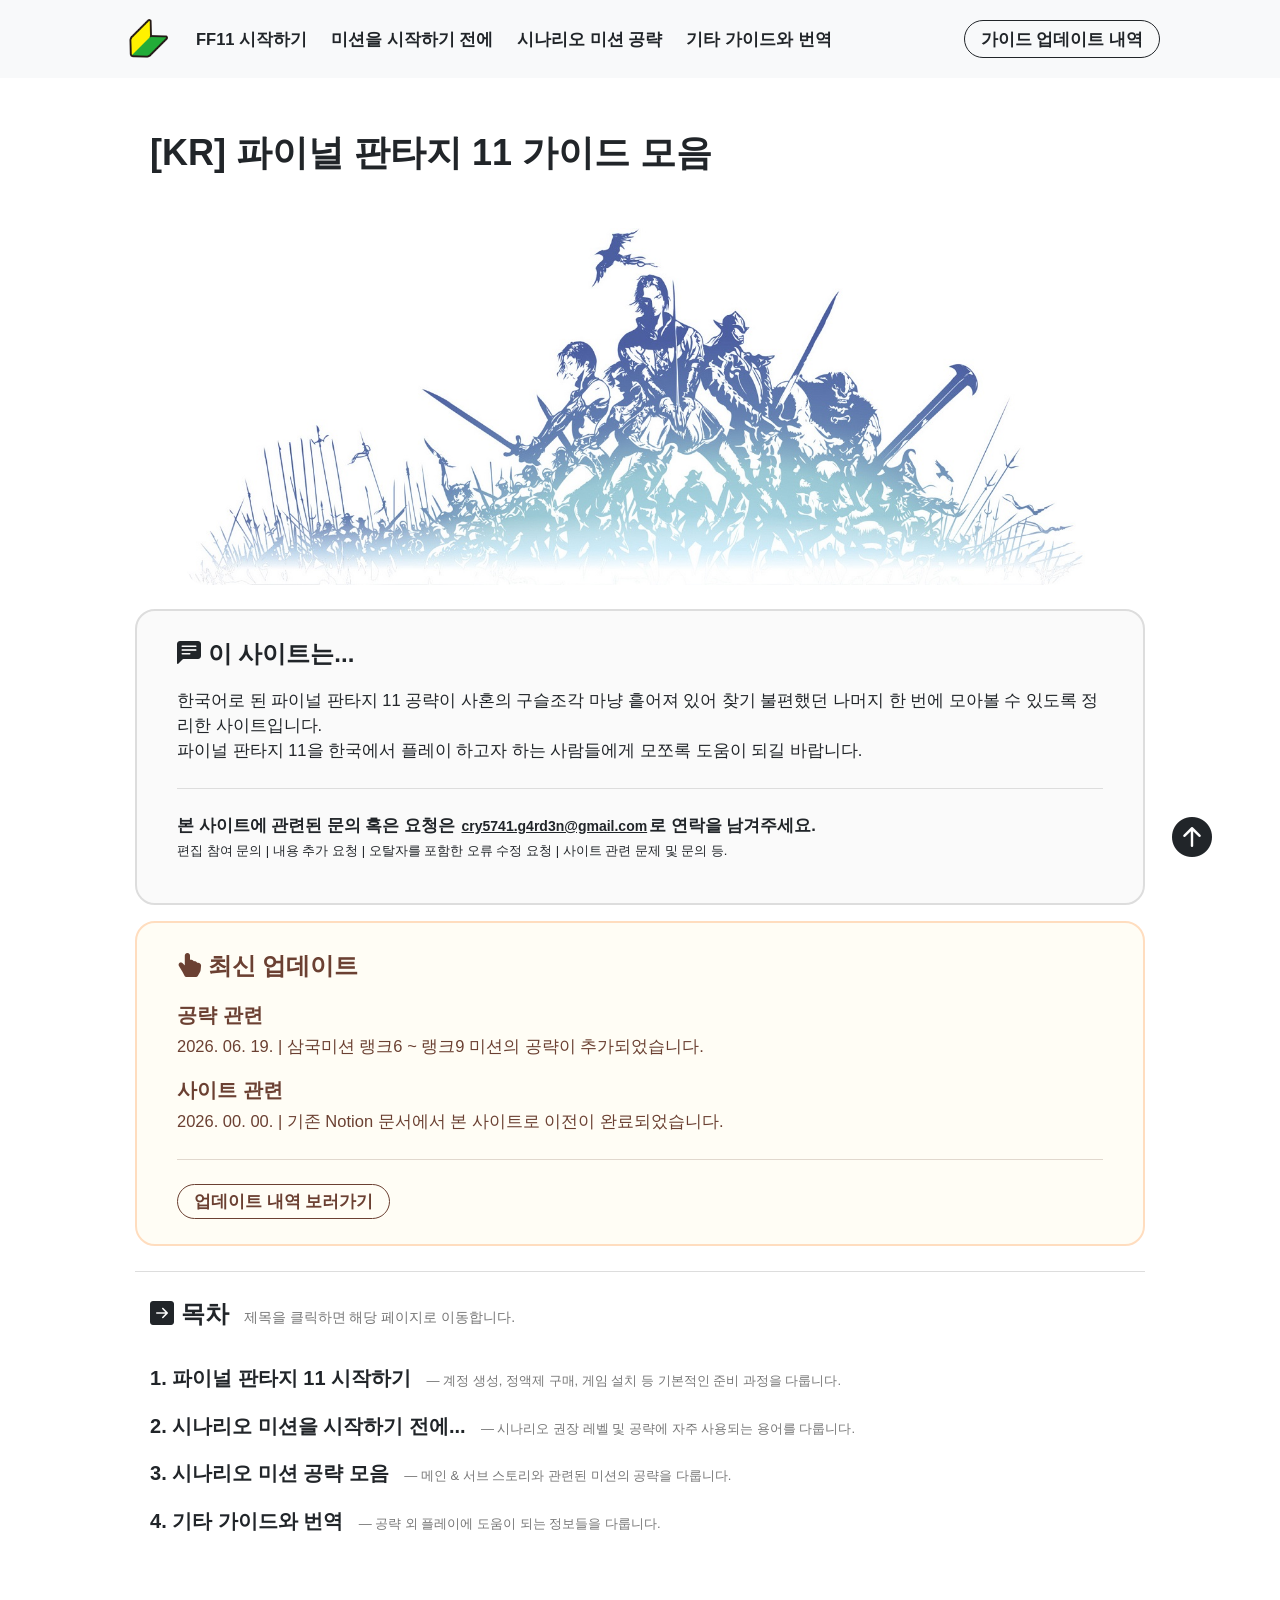
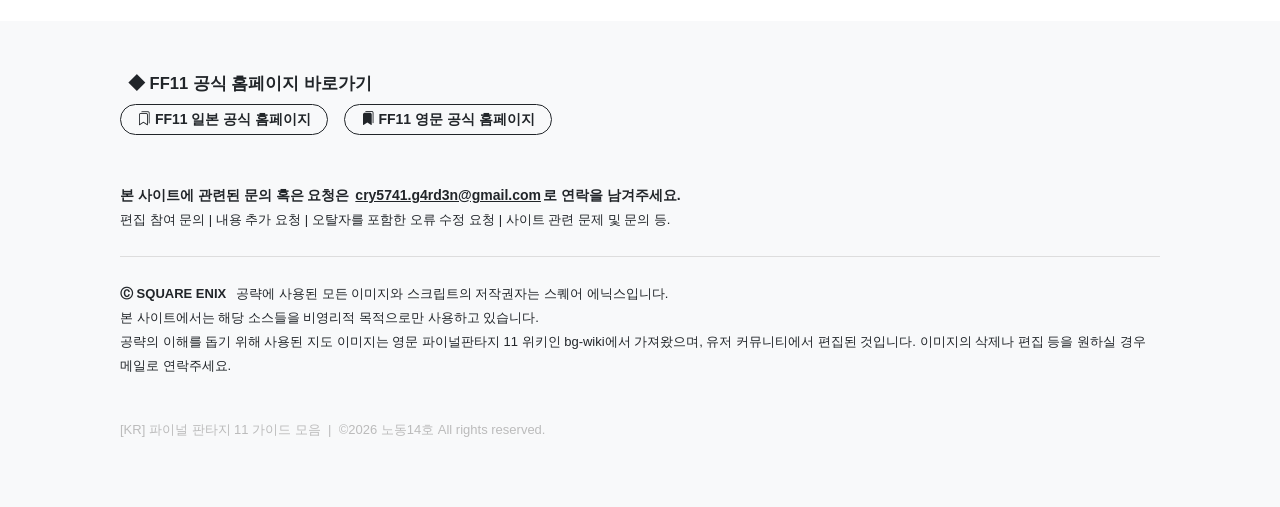
<file: index.html>
<!DOCTYPE html>
<html lang="ko">
<head>
    <meta charset="UTF-8">
    <meta name="viewport" content="width=device-width, initial-scale=1.0">
    <meta name="author" content="노동14호">
    <meta name="description" content="FINAL FANTASY XI 한국어 공략 모음집">
    <meta name="keywords" content="파판11, FF11, 파판11 공략, 파판11 한국어">
    <meta name="robots" content="noindex, nofollow">
    <link rel="icon" href="./icon/icon_11wiki.png">
    <link rel="apple-touch-icon" href="./icon/icon_11wiki.png">
    <title>[KR] FF11 가이드 모음</title>
    <link rel="stylesheet" href="./css/bootstrap.min.css">
    <link rel="stylesheet" href="./css/11wiki.css">
    <link rel="stylesheet" href="https://cdn.jsdelivr.net/npm/bootstrap-icons@1.13.1/font/bootstrap-icons.min.css">
</head>
<body>

    <!-- 상단 메뉴 바 -->
    <header class="ffxi-text bg-light">
        <div class="navbar navbar-expand-lg ffxi-header widscreen">
            <a class="navbar-brand ms-2 my-1" href="#" data-bs-toggle="tooltip" data-bs-placement="bottom" data-bs-title="메인 페이지로"><img src="./icon/icon_11wiki.png" width="40px"></a>
            <button class="navbar-toggler" type="button" data-bs-toggle="collapse" data-bs-target="#navbarFfxi" aria-controls="navbarSupportedContent" aria-expanded="false" aria-label="Toggle navigation">
                <span class="navbar-toggler-icon"></span>
            </button>
            <div class="collapse navbar-collapse" id="navbarFfxi">
                <ul class="navbar-nav me-auto mb-3 mb-lg-0">
                    <li class="nav-item px-1"><a href="./start-ffxi.html" class="nav-link font-kr-b font-menu text-dark">FF11 시작하기</a></li>
                    <li class="nav-item px-1"><a href="./before-start.html" class="nav-link font-kr-b font-menu text-dark">미션을 시작하기 전에</a></li>
                    <li class="nav-item px-1"><a href="./missions.html" class="nav-link font-kr-b font-menu text-dark">시나리오 미션 공략</a></li>
                    <li class="nav-item px-1"><a href="./others.html" class="nav-link font-kr-b font-menu text-dark">기타 가이드와 번역</a></li>
                </ul>
                <a href="./update.html" class="d-flex mb-2 mb-lg-0 link-none-btn"><button class="btn btn-outline-dark font-kr-b font-menu px-3 rounded-pill">가이드 업데이트 내역</button></a>
            </div>
        </div>
    </header>
    

    <!-- 페이지 본문 -->
    <main class="ffxi-template ffxi-text widscreen">
        <div> <!--타이틀-->
            <p class="font-kr-b font-xxl my-5 ffxi-title">[KR] 파이널 판타지 11 가이드 모음</p>
            <img src="./img/main1.jpg" class="ffxi-img-90 my-3">
        </div>
        <div class="call-out mt-4"> <!--콜아웃-->
            <p class="font-xl font-kr-b"><i class="bi bi-chat-left-text-fill"></i>&nbsp;이 사이트는...</p>
            <p class="font-md font-kr-r">
                한국어로 된 파이널 판타지 11 공략이 사혼의 구슬조각 마냥 흩어져 있어 찾기 불편했던 나머지 한 번에 모아볼 수 있도록 정리한 사이트입니다.
                <br>
                파이널 판타지 11을 한국에서 플레이 하고자 하는 사람들에게 모쪼록 도움이 되길 바랍니다.
            </p>
            <div class="width-line"></div>
            <p>
                <span class="font-md font-kr-b">본 사이트에 관련된 문의 혹은 요청은 <span class="font-sm font-en-b text-readme">cry5741.g4rd3n@gmail.com</span>로 연락을 남겨주세요.</span>
                <br>
                <span class="font-xs font-kr-r">편집 참여 문의 | 내용 추가 요청 | 오탈자를 포함한 오류 수정 요청 | 사이트 관련 문제 및 문의 등.</span>
            </p>
        </div>
        <div class="call-out-yellow"> <!--업데이트 내역-->
            <p class="font-xl font-kr-b"><i class="bi bi-hand-index-thumb-fill"></i>&nbsp;최신 업데이트</p>
            <div>
                <p class="font-kr-b font-lg mb-1">공략 관련</p>
                <p class="font-kr-r font-md">2026. 06. 19. | 삼국미션 랭크6 ~ 랭크9 미션의 공략이 추가되었습니다.</p>
            </div>
            <div>
                <p class="font-kr-b font-lg mb-1">사이트 관련</p>
                <p class="font-kr-r font-md">2026. 00. 00. | 기존 Notion 문서에서 본 사이트로 이전이 완료되었습니다.</p>
            </div>
            <div class="width-line-brown"></div>
            <a href="./update.html" class="btn btn-sm btn-brown rounded-pill px-3 font-kr-b font-md border-brown text-brown border-1">업데이트 내역 보러가기</a>
        </div>
        <div class="width-line"></div>
        <div class="my-1" id="category"> <!--목차-->
            <p class="mb-4"><span class="font-xl font-kr-b ffxi-title"><i class="bi bi-arrow-right-square-fill"></i>&nbsp;목차</span><span class="font-sm font-kr-r text-darkgray">제목을 클릭하면 해당 페이지로 이동합니다.</span></p>
            <div>
                <a href="./start-ffxi.html" class="link-none">
                    <span class="ffxi-wiki font-lg font-kr-b">파이널 판타지 11 시작하기</span>
                    <span class="categoryBr1"></span>
                    <span class="font-xs font-kr-r text-darkgray">― 계정 생성, 정액제 구매, 게임 설치 등 기본적인 준비 과정을 다룹니다.</span>
                </a>
                <a href="./before-start.html" class="link-none">
                    <span class="ffxi-wiki font-lg font-kr-b">시나리오 미션을 시작하기 전에...</span>
                    <span class="categoryBr4"></span>
                    <span class="font-xs font-kr-r text-darkgray">― 시나리오 권장 레벨 및 공략에 자주 사용되는 용어를 다룹니다.</span>
                </a>
                <a href="./missions.html" class="link-none">
                    <span class="ffxi-wiki font-lg font-kr-b">시나리오 미션 공략 모음</span>
                    <span class="categoryBr2"></span>
                    <span class="font-xs font-kr-r text-darkgray">― 메인 & 서브 스토리와 관련된 미션의 공략을 다룹니다.</span>
                </a>
                <a href="./others.html" class="link-none">
                    <span class="ffxi-wiki font-lg font-kr-b">기타 가이드와 번역</span>
                    <span class="categoryBr3"></span>
                    <span class="font-xs font-kr-r text-darkgray">― 공략 외 플레이에 도움이 되는 정보들을 다룹니다.</span>
                </a>
            </div>
        </div>
    </main>


    <!-- 하단부 고정 -->
    <footer class="ffxi-text">
        <div class="footer-margin-t">
            <div class="bg-light">
                <div class="ffxi-footer widscreen">
                    <div class="mb-4">
                        <p class="font-kr-b font-md ms-2 mb-2">◆ FF11 공식 홈페이지 바로가기</p>
                        <a href="https://www.playonline.com/ff11/" class="link-none-btn" target="_blank">
                            <button class="btn btn-outline-dark border-1 rounded-pill font-kr-b font-sm mb-4 py-1 px-3"><i class="bi bi-bookmarks"></i>&nbsp;FF11 일본 공식 홈페이지</button>
                        </a>
                        &nbsp;
                        <a href="https://www.playonline.com/ff11us/" class="link-none-btn" target="_blank">
                            <button class="btn btn-outline-dark border-1 rounded-pill font-kr-b font-sm mb-4 py-1 px-3"><i class="bi bi-bookmarks-fill"></i>&nbsp;FF11 영문 공식 홈페이지</button>
                        </a>
                    </div>
                    <p>
                        <span class="font-sm font-kr-b">본 사이트에 관련된 문의 혹은 요청은 <span class="font-sm font-en-b text-readme">cry5741.g4rd3n@gmail.com</span>로 연락을 남겨주세요.</span>
                        <br>
                        <span class="font-xs font-kr-r">편집 참여 문의 | 내용 추가 요청 | 오탈자를 포함한 오류 수정 요청 | 사이트 관련 문제 및 문의 등.</span>
                    </p>
                    <div class="width-line"></div>
                    <p>
                            <span class="font-xs font-en-b">Ⓒ SQUARE ENIX</span>&nbsp;&nbsp;<span class="font-xs font-kr-r">공략에 사용된 모든 이미지와 스크립트의 저작권자는 스퀘어 에닉스입니다.<br>본 사이트에서는 해당 소스들을 비영리적 목적으로만 사용하고 있습니다.</span>
                            <br>
                            <span class="font-xs font-kr-r">공략의 이해를 돕기 위해 사용된 지도 이미지는 영문 파이널판타지 11 위키인 bg-wiki에서 가져왔으며, 유저 커뮤니티에서 편집된 것입니다. 이미지의 삭제나 편집 등을 원하실 경우 메일로 연락주세요.</span>
                    </p>
                    <br>
                    <p>
                        <span class="font-xs font-kr-r text-gray">[KR] 파이널 판타지 11 가이드 모음&nbsp;&nbsp;|&nbsp;&nbsp;©2026 노동14호 All rights reserved.</span>
                    </p>
                </div>
            </div>
        </div>
    </footer>

    <!-- 스크롤탑 버튼 -->
    <button onclick="topFunction()" class="ffxi-top-btn"><i class="bi bi-arrow-up-circle-fill"></i></button>

    <!-- JS -->
    <script src="./js/bootstrap.bundle.js"></script>
    <script src="./js/11wiki.js"></script>
    
    <script>
        const tooltipTriggerList = document.querySelectorAll('[data-bs-toggle="tooltip"]')
        const tooltipList = [...tooltipTriggerList].map(tooltipTriggerEl => new bootstrap.Tooltip(tooltipTriggerEl))
    </script>

    <script>
        let topBtn = document.getElementById("topBtn");

        window.onscroll = function() {
            scrollFunction();
        };

        function topFunction() {
            document.body.scrollTop = 0; // For Safari
            document.documentElement.scrollTop = 0; // For Chrome, Firefox, IE and Opera
        }
    </script>
</body>
</html>
</file>
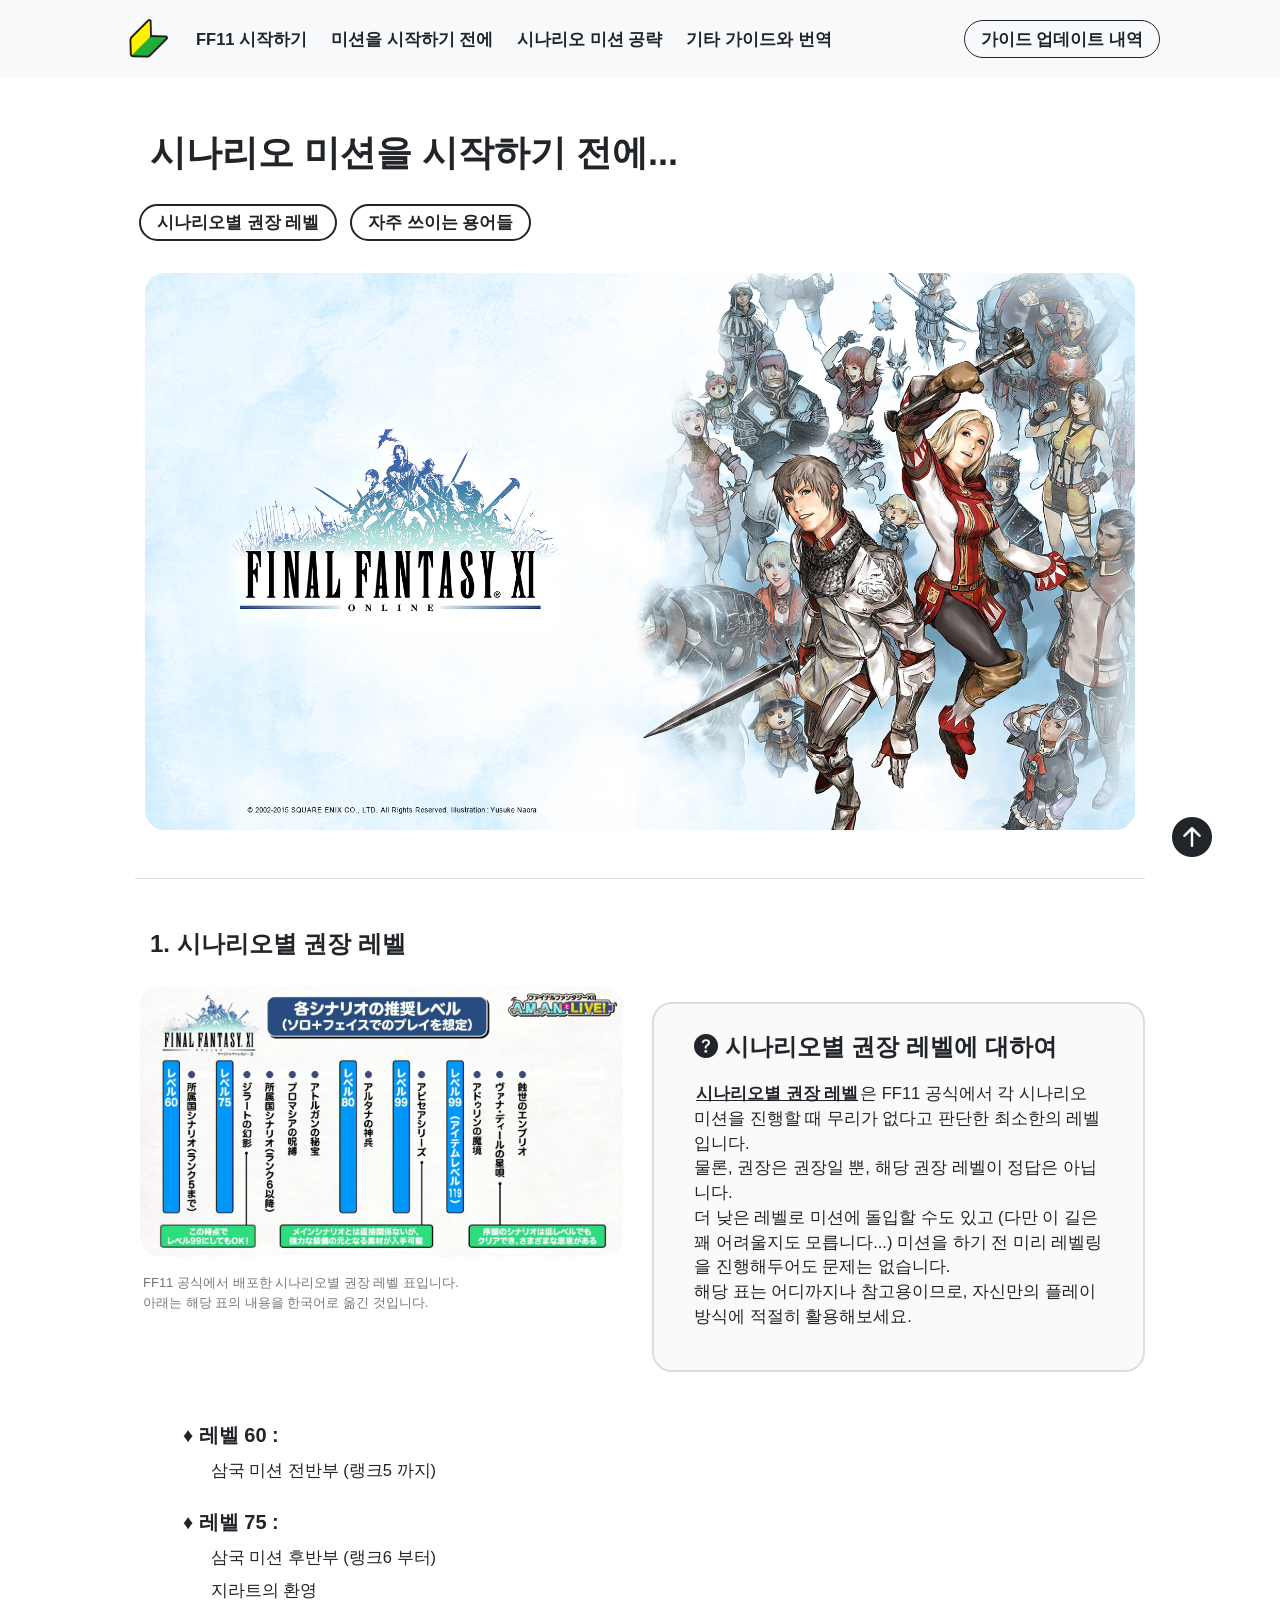
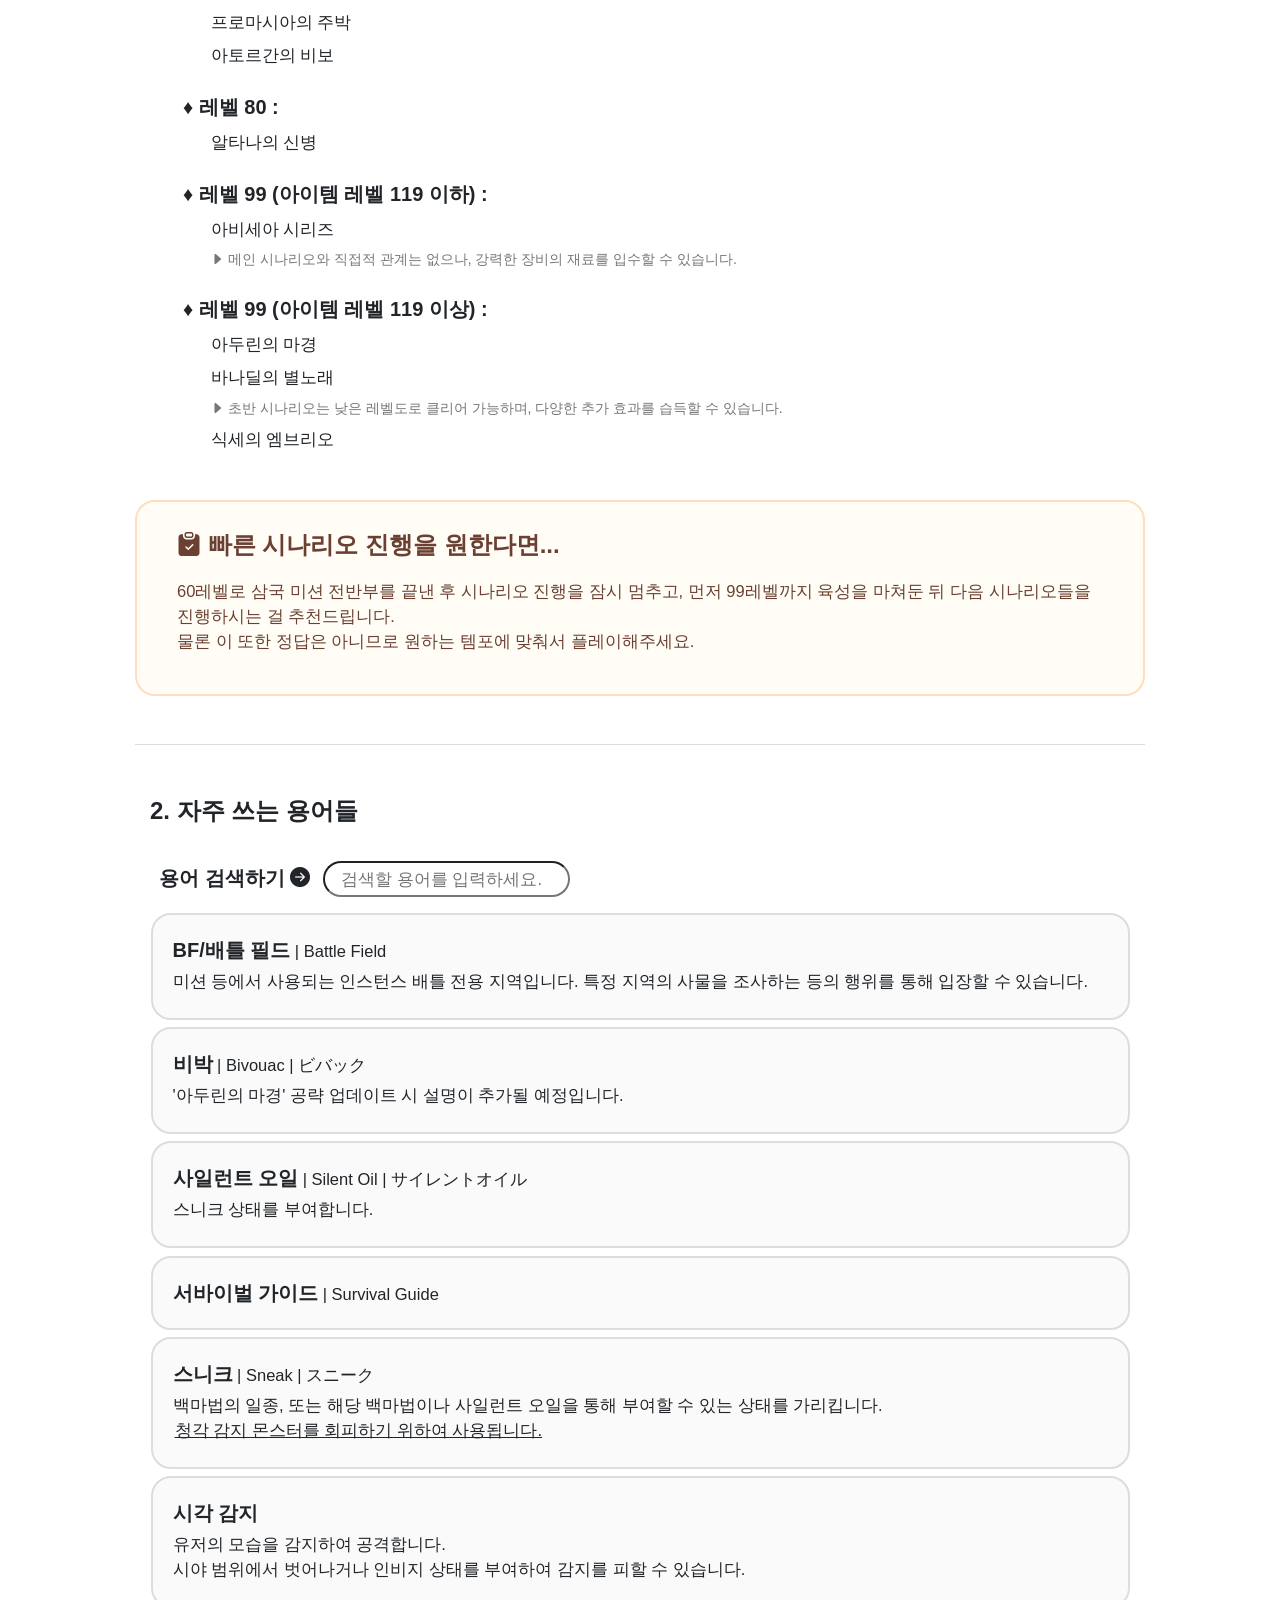
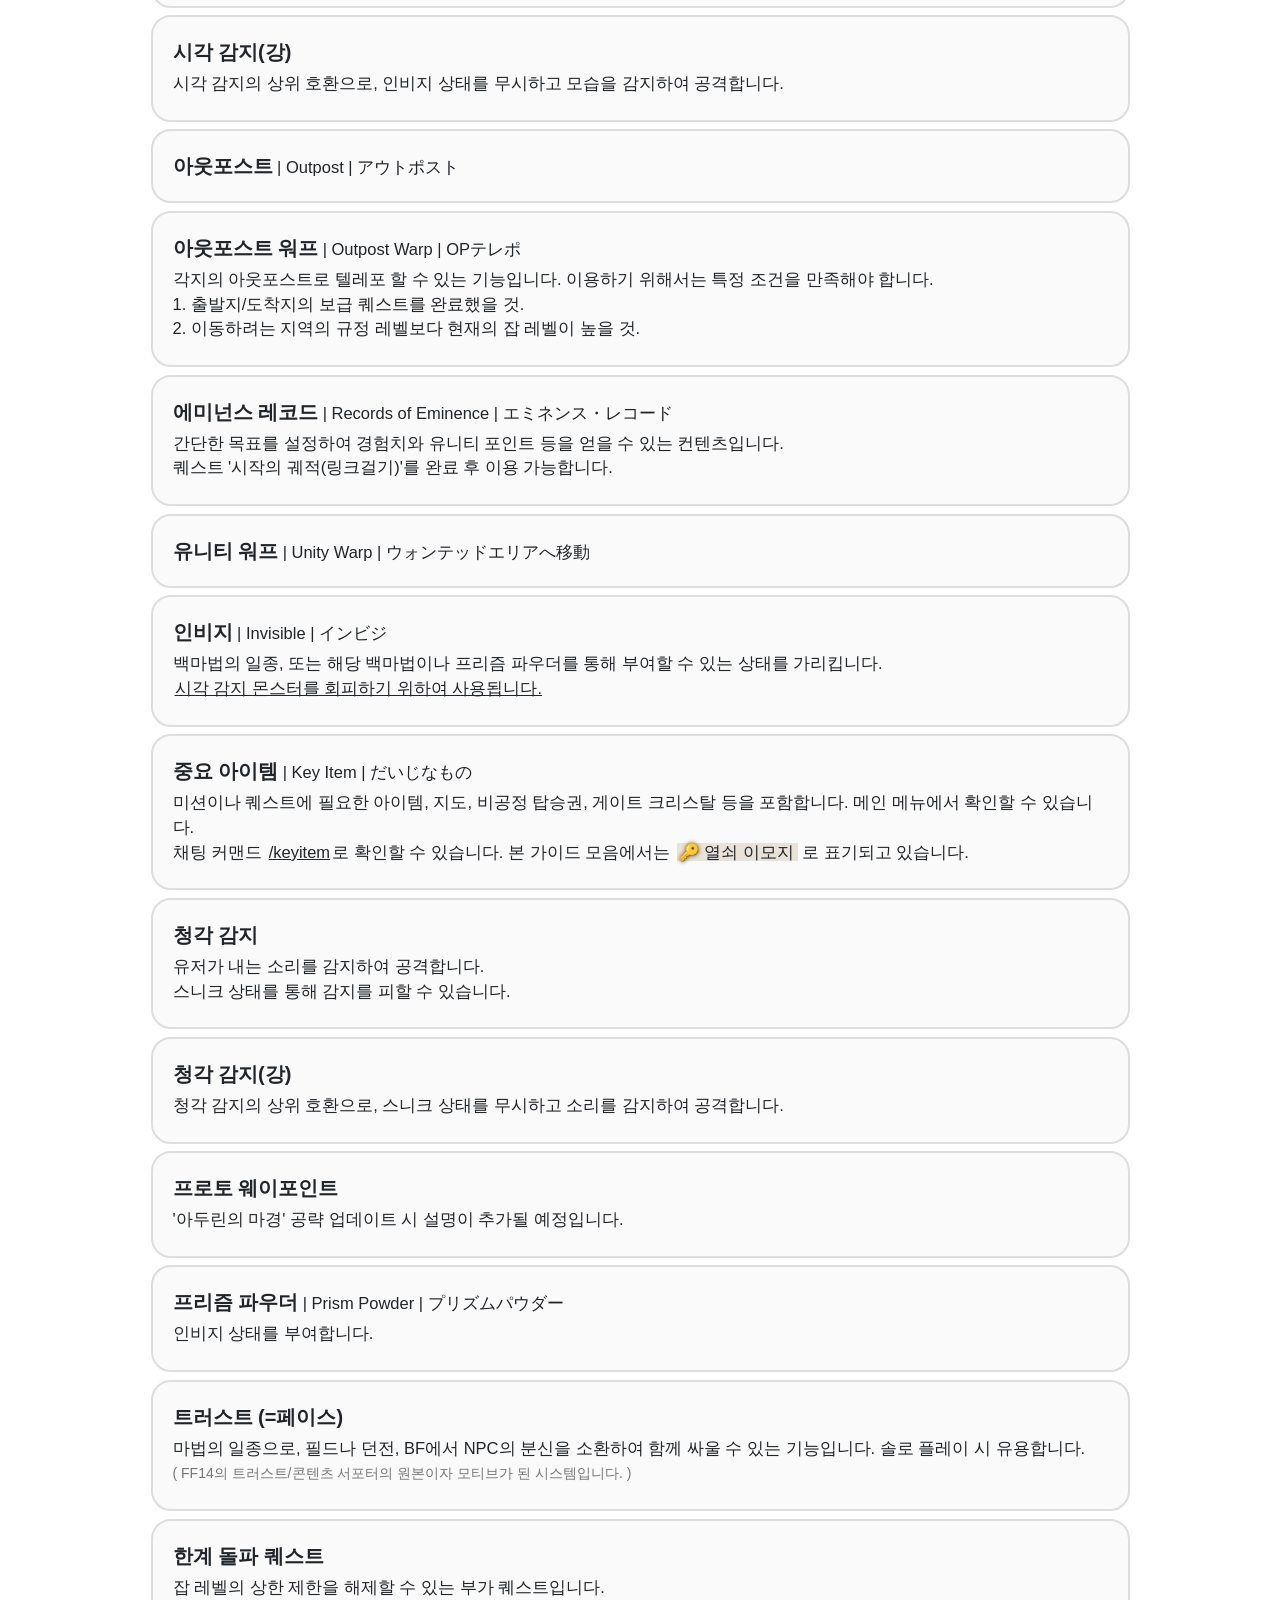
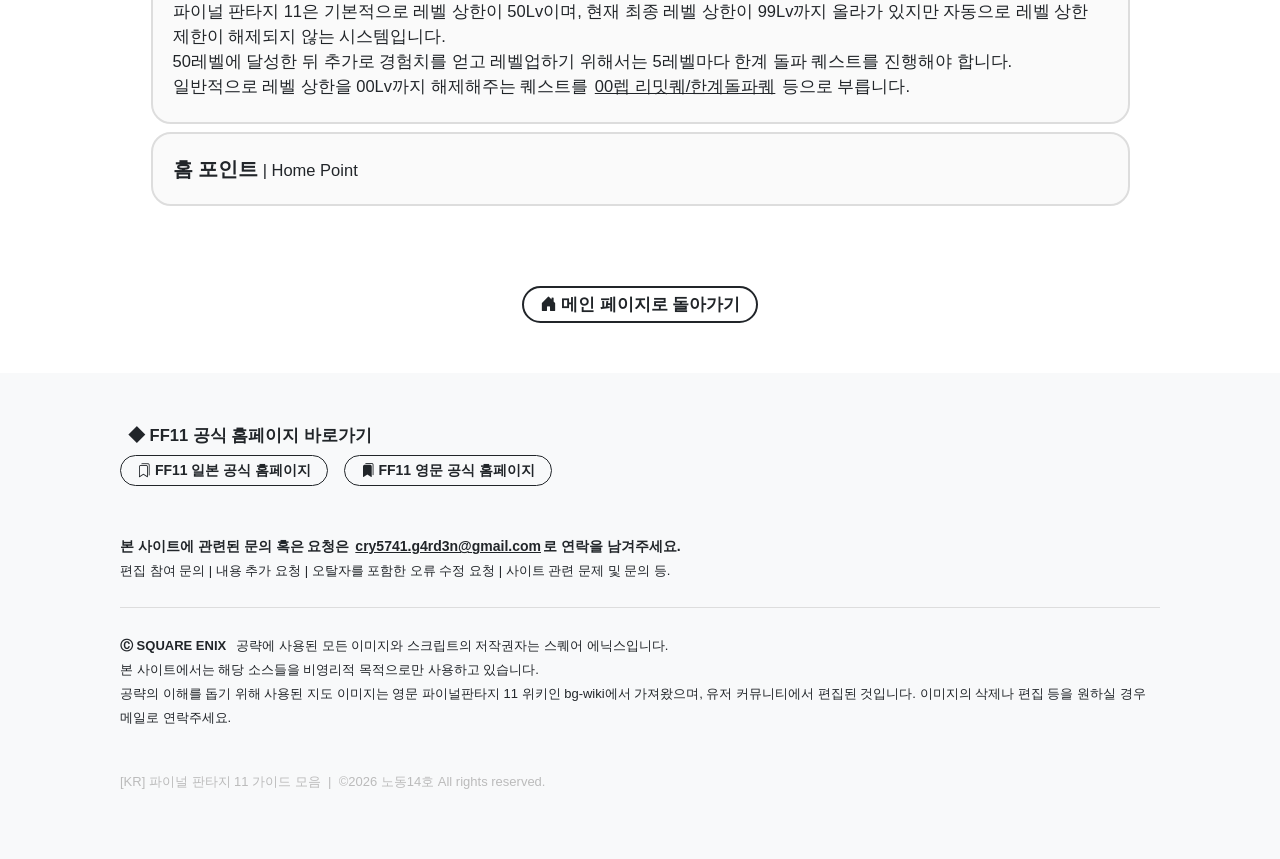
<file: before-start.html>
<!DOCTYPE html>
<html lang="ko">
<head>
    <meta charset="UTF-8">
    <meta name="viewport" content="width=device-width, initial-scale=1.0">
    <meta name="author" content="노동14호">
    <meta name="description" content="FINAL FANTASY XI 한국어 공략 모음집">
    <meta name="keywords" content="파판11, FF11, 파판11 공략, 파판11 한국어">
    <meta name="robots" content="noindex, nofollow">
    <link rel="icon" href="./icon/icon_11wiki.png">
    <link rel="apple-touch-icon" href="./icon/icon_11wiki.png">
    <title>시나리오 미션을 시작하기 전에...</title>
    <link rel="stylesheet" href="./css/bootstrap.min.css">
    <link rel="stylesheet" href="./css/11wiki.css">
    <link rel="stylesheet" href="https://cdn.jsdelivr.net/npm/bootstrap-icons@1.13.1/font/bootstrap-icons.min.css">
</head>
<body>

    <!-- 상단 메뉴 바 -->
    <header class="ffxi-text bg-light">
        <div class="navbar navbar-expand-lg ffxi-header widscreen">
            <a class="navbar-brand ms-2 my-1" href="./index.html" data-bs-toggle="tooltip" data-bs-placement="bottom" data-bs-title="메인 페이지로"><img src="./icon/icon_11wiki.png" width="40px"></a>
            <button class="navbar-toggler" type="button" data-bs-toggle="collapse" data-bs-target="#navbarFfxi" aria-controls="navbarSupportedContent" aria-expanded="false" aria-label="Toggle navigation">
                <span class="navbar-toggler-icon"></span>
            </button>
            <div class="collapse navbar-collapse" id="navbarFfxi">
                <ul class="navbar-nav me-auto mb-3 mb-lg-0">
                    <li class="nav-item px-1"><a href="./start-ffxi.html" class="nav-link font-kr-b font-menu text-dark">FF11 시작하기</a></li>
                    <li class="nav-item px-1"><a href="#" class="nav-link font-kr-b font-menu text-dark">미션을 시작하기 전에</a></li>
                    <li class="nav-item px-1"><a href="./missions.html" class="nav-link font-kr-b font-menu text-dark">시나리오 미션 공략</a></li>
                    <li class="nav-item px-1"><a href="./others.html" class="nav-link font-kr-b font-menu text-dark">기타 가이드와 번역</a></li>
                </ul>
                <a href="./update.html" class="d-flex mb-2 mb-lg-0 link-none-btn"><button class="btn btn-outline-dark font-kr-b font-menu px-3 rounded-pill">가이드 업데이트 내역</button></a>
            </div>
        </div>
    </header>
    

    <!-- 페이지 본문 -->
    <main class="ffxi-template ffxi-text widscreen">
        <div> <!--타이틀-->
            <p class="font-kr-b font-xxl mt-5 mb-4 ffxi-title">시나리오 미션을 시작하기 전에...</p>
            <div id="before-start-btn">
                <a href="#level-guide" class="link-none-btn">
                    <button class="btn btn-outline-dark border-2 rounded-pill font-kr-b font-md mx-1 mb-3 py-1 px-3">시나리오별 권장 레벨</button>
                </a>
                <a href="#guide-words" class="link-none-btn">
                    <button class="btn btn-outline-dark border-2 rounded-pill font-kr-b font-md mx-1 mb-3 py-1 px-3">자주 쓰이는 용어들</button>
                </a>
            </div>
            <img src="./img/before-start.jpg" class="ffxi-img-98 my-3">
        </div>

        <div class="mt-5">
            <div class="width-line"></div>
            <div id="level-guide" class="my-2"></div>
            <section class="my-2"> <!-- 시나리오별 권장 레벨 -->
                <p class="font-kr-b font-xl mt-5 mb-4 ffxi-title ffxi-wiki">시나리오별 권장 레벨</p>
                <div class="row"> <!-- 시나리오별 권장 레벨 표 -->
                    <div class="col-lg-6 col-12 order-lg-1 order-md-2 order-2"> <!-- 이미지 -->
                        <img src="./img/level_guide.jpg" class="ffxi-img-98">
                        <p class="font-kr-r font-xs text-darkgray my-3 mx-2">
                            FF11 공식에서 배포한 시나리오별 권장 레벨 표입니다.
                            <br>
                            아래는 해당 표의 내용을 한국어로 옮긴 것입니다.
                        </p>
                    </div>
                    <div class="col-lg-6 col-12 order-lg-2 order-md-1 order-1"> <!--콜아웃-->
                        <div class="call-out">
                            <p class="font-xl font-kr-b"><i class="bi bi-question-circle-fill"></i>&nbsp;시나리오별 권장 레벨에 대하여</p>
                            <p class="font-md font-kr-r">
                                <span class="font-kr-b text-readme">시나리오별 권장 레벨</span>은 FF11 공식에서 각 시나리오 미션을 진행할 때 무리가 없다고 판단한 최소한의 레벨입니다.
                                <br>
                                물론, 권장은 권장일 뿐, 해당 권장 레벨이 정답은 아닙니다.
                                <br>
                                더 낮은 레벨로 미션에 돌입할 수도 있고 (다만 이 길은 꽤 어려울지도 모릅니다...) 미션을 하기 전 미리 레벨링을 진행해두어도 문제는 없습니다.
                                <br>
                                해당 표는 어디까지나 참고용이므로, 자신만의 플레이 방식에 적절히 활용해보세요.
                            </p>
                        </div>
                    </div>
                </div>
                <div class="ffxi-guide py-2 px-5">
                    <p class="my-4">
                        <span class="font-kr-b font-lg d-block my-1">♦ 레벨 60 :</span>
                        <span class="font-kr-r font-md d-block my-2">&nbsp;&nbsp;&nbsp;&nbsp;&nbsp;&nbsp;삼국 미션 전반부 (랭크5 까지)</span>
                    </p>
                    <p class="my-4">
                        <span class="font-kr-b font-lg d-block my-1">♦ 레벨 75 :</span>
                        <span class="font-kr-r font-md d-block my-2">&nbsp;&nbsp;&nbsp;&nbsp;&nbsp;&nbsp;삼국 미션 후반부 (랭크6 부터)</span>
                        <span class="font-kr-r font-md d-block my-2">&nbsp;&nbsp;&nbsp;&nbsp;&nbsp;&nbsp;지라트의 환영</span>
                        <span class="font-kr-r font-md d-block my-2">&nbsp;&nbsp;&nbsp;&nbsp;&nbsp;&nbsp;프로마시아의 주박</span>
                        <span class="font-kr-r font-md d-block my-2">&nbsp;&nbsp;&nbsp;&nbsp;&nbsp;&nbsp;아토르간의 비보</span>
                    </p>
                    <p class="my-4">
                        <span class="font-kr-b font-lg d-block my-1">♦ 레벨 80 :</span>
                        <span class="font-kr-r font-md d-block my-2">&nbsp;&nbsp;&nbsp;&nbsp;&nbsp;&nbsp;알타나의 신병</span>
                    </p>
                    <p class="my-4">
                        <span class="font-kr-b font-lg d-block my-1">♦ 레벨 99 (아이템 레벨 119 이하) :</span>
                        <span class="font-kr-r font-md d-block my-2">&nbsp;&nbsp;&nbsp;&nbsp;&nbsp;&nbsp;아비세아 시리즈</span>
                        <span class="font-kr-r font-sm d-block my-2 text-darkgray">&nbsp;&nbsp;&nbsp;&nbsp;&nbsp;&nbsp;&nbsp;<i class="bi bi-caret-right-fill"></i>&nbsp;메인 시나리오와 직접적 관계는 없으나, 강력한 장비의 재료를 입수할 수 있습니다.</span>
                    </p>
                    <p class="my-4">
                        <span class="font-kr-b font-lg d-block my-1">♦ 레벨 99 (아이템 레벨 119 이상) :</span>
                        <span class="font-kr-r font-md d-block my-2">&nbsp;&nbsp;&nbsp;&nbsp;&nbsp;&nbsp;아두린의 마경</span>
                        <span class="font-kr-r font-md d-block my-2">&nbsp;&nbsp;&nbsp;&nbsp;&nbsp;&nbsp;바나딜의 별노래</span>
                        <span class="font-kr-r font-sm d-block my-2 text-darkgray">&nbsp;&nbsp;&nbsp;&nbsp;&nbsp;&nbsp;&nbsp;<i class="bi bi-caret-right-fill"></i>&nbsp;초반 시나리오는 낮은 레벨도로 클리어 가능하며, 다양한 추가 효과를 습득할 수 있습니다.</span>
                        <span class="font-kr-r font-md d-block my-2">&nbsp;&nbsp;&nbsp;&nbsp;&nbsp;&nbsp;식세의 엠브리오</span>
                    </p>
                </div>
                <div class="call-out-yellow">
                    <p class="font-xl font-kr-b"><i class="bi bi-clipboard-check-fill"></i>&nbsp;빠른 시나리오 진행을 원한다면...</p>
                    <p class="font-md font-kr-r">
                        60레벨로 삼국 미션 전반부를 끝낸 후 시나리오 진행을 잠시 멈추고, 먼저 99레벨까지 육성을 마쳐둔 뒤 다음 시나리오들을 진행하시는 걸 추천드립니다.
                        <br>
                        물론 이 또한 정답은 아니므로 원하는 템포에 맞춰서 플레이해주세요.
                    </p>
                </div>
            </section>

            <div class="width-line mt-5"></div>

            <div id="guide-words" class="my-2"></div>
            <section class="my-3"> <!-- 자주 쓰는 용어들 -->
                <p class="font-kr-b font-xl mt-5 mb-4 ffxi-title ffxi-wiki">자주 쓰는 용어들</p>
                
                <div class="mx-2 my-4">
                    <form class="search-word mx-3">
                        <label for="search" class="font-kr-b font-lg me-2 mt-2">용어 검색하기&nbsp;<i class="bi bi-arrow-right-circle-fill"></i></label>
                        <input type="text" id="searchInput" class="rounded-pill px-3 py-1 font-kr-r font-md my-2" data-search placeholder="검색할 용어를 입력하세요.">
                    </form>
                    <div>
                        <div class="ffxi-word">
                            <p class="mb-0"><span class="font-kr-b font-lg">BF/배틀 필드</span><span class="font-en-r font-md">&nbsp;|&nbsp;Battle Field</span></p>
                            <p class="font-kr-r font-md my-1">미션 등에서 사용되는 인스턴스 배틀 전용 지역입니다. 특정 지역의 사물을 조사하는 등의 행위를 통해 입장할 수 있습니다.</p>
                        </div>
                        <div class="ffxi-word">
                            <p class="mb-0"><span class="font-kr-b font-lg">비박</span><span class="font-en-r font-md">&nbsp;|&nbsp;Bivouac</span><span class="font-jp-r font-md">&nbsp;|&nbsp;ビバック</span></p>
                            <p class="font-kr-r font-md my-1">'아두린의 마경' 공략 업데이트 시 설명이 추가될 예정입니다.</p>
                        </div>
                        <div class="ffxi-word">
                            <p class="mb-0"><span class="font-kr-b font-lg">사일런트 오일</span><span class="font-en-r font-md">&nbsp;|&nbsp;Silent Oil</span><span class="font-jp-r font-md">&nbsp;|&nbsp;サイレントオイル</span></p>
                            <p class="font-kr-r font-md my-1">스니크 상태를 부여합니다.</p>
                        </div>
                        <div class="ffxi-word">
                            <p class="mb-0"><span class="font-kr-b font-lg">서바이벌 가이드</span><span class="font-en-r font-md">&nbsp;|&nbsp;Survival Guide</span></p>
                        </div>
                        <div class="ffxi-word">
                            <p class="mb-0"><span class="font-kr-b font-lg">스니크</span><span class="font-en-r font-md">&nbsp;|&nbsp;Sneak</span><span class="font-jp-r font-md">&nbsp;|&nbsp;スニーク</span></p>
                            <p class="font-kr-r font-md my-1">백마법의 일종, 또는 해당 백마법이나 사일런트 오일을 통해 부여할 수 있는 상태를 가리킵니다.<br><span class="text-readme">청각 감지 몬스터를 회피하기 위하여 사용됩니다.</span></p>
                        </div>
                        <div class="ffxi-word">
                            <p class="mb-0"><span class="font-kr-b font-lg">시각 감지</span>
                            <p class="font-kr-r font-md my-1">유저의 모습을 감지하여 공격합니다.<br>시야 범위에서 벗어나거나 인비지 상태를 부여하여 감지를 피할 수 있습니다.</p>
                        </div>
                        <div class="ffxi-word">
                            <p class="mb-0"><span class="font-kr-b font-lg">시각 감지(강)</span></p>
                            <p class="font-kr-r font-md my-1">시각 감지의 상위 호환으로, 인비지 상태를 무시하고 모습을 감지하여 공격합니다.</p>
                        </div>
                        <div class="ffxi-word">
                            <p class="mb-0"><span class="font-kr-b font-lg">아웃포스트</span><span class="font-en-r font-md">&nbsp;|&nbsp;Outpost</span><span class="font-jp-r font-md">&nbsp;|&nbsp;アウトポスト</span></p>
                        </div>
                        <div class="ffxi-word">
                            <p class="mb-0"><span class="font-kr-b font-lg">아웃포스트 워프</span><span class="font-en-r font-md">&nbsp;|&nbsp;Outpost Warp</span><span class="font-jp-r font-md">&nbsp;|&nbsp;OPテレポ</span></p>
                            <p class="font-kr-r font-md my-1">각지의 아웃포스트로 텔레포 할 수 있는 기능입니다. 이용하기 위해서는 특정 조건을 만족해야 합니다.
                            <br>
                            1. 출발지/도착지의 보급 퀘스트를 완료했을 것.
                            <br>
                            2. 이동하려는 지역의 규정 레벨보다 현재의 잡 레벨이 높을 것.
                            </p>
                        </div>
                        <div class="ffxi-word">
                            <p class="mb-0"><span class="font-kr-b font-lg">에미넌스 레코드</span><span class="font-en-r font-md">&nbsp;|&nbsp;Records of Eminence</span><span class="font-jp-r font-md">&nbsp;|&nbsp;エミネンス・レコード</span></p>
                            <p class="font-kr-r font-md my-1">간단한 목표를 설정하여 경험치와 유니티 포인트 등을 얻을 수 있는 컨텐츠입니다.
                            <br>
                            퀘스트 '시작의 궤적(링크걸기)'를 완료 후 이용 가능합니다.</p>
                        </div>
                        <div class="ffxi-word">
                            <p class="mb-0"><span class="font-kr-b font-lg">유니티 워프</span><span class="font-en-r font-md">&nbsp;|&nbsp;Unity Warp</span><span class="font-jp-r font-md">&nbsp;|&nbsp;ウォンテッドエリアへ移動</span></p>
                        </div>
                        <div class="ffxi-word">
                            <p class="mb-0"><span class="font-kr-b font-lg">인비지</span><span class="font-en-r font-md">&nbsp;|&nbsp;Invisible</span><span class="font-jp-r font-md">&nbsp;|&nbsp;インビジ</span></p>
                            <p class="font-kr-r font-md my-1">
                            백마법의 일종, 또는 해당 백마법이나 프리즘 파우더를 통해 부여할 수 있는 상태를 가리킵니다.
                            <br>
                            <span class="text-readme">시각 감지 몬스터를 회피하기 위하여 사용됩니다.</span>
                            </p>
                        </div>
                        <div class="ffxi-word">
                            <p class="mb-0"><span class="font-kr-b font-lg">중요 아이템</span><span class="font-en-r font-md">&nbsp;|&nbsp;Key Item</span><span class="font-jp-r font-md">&nbsp;|&nbsp;だいじなもの</span></p>
                            <p class="font-kr-r font-md my-1">
                            미션이나 퀘스트에 필요한 아이템, 지도, 비공정 탑승권, 게이트 크리스탈 등을 포함합니다. 메인 메뉴에서 확인할 수 있습니다.
                            <br>
                            채팅 커맨드 <span class="text-readme">/keyitem</span>로 확인할 수 있습니다.
                            본 가이드 모음에서는 <span class="key-item">열쇠 이모지</span>로 표기되고 있습니다.
                            </p>
                        </div>
                        <div class="ffxi-word">
                            <p class="mb-0"><span class="font-kr-b font-lg">청각 감지</span></p>
                            <p class="font-kr-r font-md my-1">유저가 내는 소리를 감지하여 공격합니다.
                            <br>
                            스니크 상태를 통해 감지를 피할 수 있습니다.
                        </p>
                        </div>
                        <div class="ffxi-word">
                            <p class="mb-0"><span class="font-kr-b font-lg">청각 감지(강)</span></p>
                            <p class="font-kr-r font-md my-1">청각 감지의 상위 호환으로, 스니크 상태를 무시하고 소리를 감지하여 공격합니다.</p>
                        </div>
                        <div class="ffxi-word">
                            <p class="mb-0"><span class="font-kr-b font-lg">프로토 웨이포인트</span></p>
                            <p class="font-kr-r font-md my-1">'아두린의 마경' 공략 업데이트 시 설명이 추가될 예정입니다.</p>
                        </div>
                        <div class="ffxi-word">
                            <p class="mb-0"><span class="font-kr-b font-lg">프리즘 파우더</span><span class="font-en-r font-md">&nbsp;|&nbsp;Prism Powder</span><span class="font-jp-r font-md">&nbsp;|&nbsp;プリズムパウダー</span></p>
                            <p class="font-kr-r font-md my-1">인비지 상태를 부여합니다.</p>
                        </div>
                        <div class="ffxi-word">
                            <p class="mb-0"><span class="font-kr-b font-lg">트러스트 (=페이스)</span></p>
                            <p class="font-kr-r font-md my-1">마법의 일종으로, 필드나 던전, BF에서 NPC의 분신을 소환하여 함께 싸울 수 있는 기능입니다. 솔로 플레이 시 유용합니다.
                            <br>
                            <span class="font-sm text-darkgray">( FF14의 트러스트/콘텐츠 서포터의 원본이자 모티브가 된 시스템입니다. )</span>
                            </p>
                        </div>
                        <div class="ffxi-word">
                            <p class="mb-0"><span class="font-kr-b font-lg">한계 돌파 퀘스트</span></p>
                            <p class="font-kr-r font-md my-1">
                                잡 레벨의 상한 제한을 해제할 수 있는 부가 퀘스트입니다.
                                <br>
                                파이널 판타지 11은 기본적으로 레벨 상한이 50Lv이며, 현재 최종 레벨 상한이 99Lv까지 올라가 있지만 자동으로 레벨 상한 제한이 해제되지 않는 시스템입니다.
                                <br>
                                50레벨에 달성한 뒤 추가로 경험치를 얻고 레벨업하기 위해서는 5레벨마다 한계 돌파 퀘스트를 진행해야 합니다.
                                <br>
                                일반적으로 레벨 상한을 00Lv까지 해제해주는 퀘스트를 <span class="text-readme">00렙 리밋퀘/한계돌파퀘</span> 등으로 부릅니다.
                            </p>
                        </div>
                        <div class="ffxi-word">
                            <p class="mb-0"><span class="font-kr-b font-lg">홈 포인트</span><span class="font-en-r font-md">&nbsp;|&nbsp;Home Point</span></p>
                        </div>
                    </div>
                </div>
            </section>
        </div>
    </main>


    <!-- 하단부 고정 -->
    <footer class="ffxi-text">
        <div class="footer-margin-t">
            <a href="./index.html" class="link-none-btn">
                <button class="btn btn-outline-dark border-2 rounded-pill font-kr-b font-md d-block mx-auto mb-5 py-1 px-3"><i class="bi bi-house-door-fill"></i>&nbsp;메인 페이지로 돌아가기</button>
            </a>
            <div class="bg-light">
                <div class="ffxi-footer widscreen">
                    <div class="mb-4">
                        <p class="font-kr-b font-md ms-2 mb-2">◆ FF11 공식 홈페이지 바로가기</p>
                        <a href="https://www.playonline.com/ff11/" class="link-none-btn" target="_blank">
                            <button class="btn btn-outline-dark border-1 rounded-pill font-kr-b font-sm mb-4 py-1 px-3"><i class="bi bi-bookmarks"></i>&nbsp;FF11 일본 공식 홈페이지</button>
                        </a>
                        &nbsp;
                        <a href="https://www.playonline.com/ff11us/" class="link-none-btn" target="_blank">
                            <button class="btn btn-outline-dark border-1 rounded-pill font-kr-b font-sm mb-4 py-1 px-3"><i class="bi bi-bookmarks-fill"></i>&nbsp;FF11 영문 공식 홈페이지</button>
                        </a>
                    </div>
                    <p>
                        <span class="font-sm font-kr-b">본 사이트에 관련된 문의 혹은 요청은 <span class="font-sm font-en-b text-readme">cry5741.g4rd3n@gmail.com</span>로 연락을 남겨주세요.</span>
                        <br>
                        <span class="font-xs font-kr-r">편집 참여 문의 | 내용 추가 요청 | 오탈자를 포함한 오류 수정 요청 | 사이트 관련 문제 및 문의 등.</span>
                    </p>
                    <div class="width-line"></div>
                    <p>
                            <span class="font-xs font-en-b">Ⓒ SQUARE ENIX</span>&nbsp;&nbsp;<span class="font-xs font-kr-r">공략에 사용된 모든 이미지와 스크립트의 저작권자는 스퀘어 에닉스입니다.<br>본 사이트에서는 해당 소스들을 비영리적 목적으로만 사용하고 있습니다.</span>
                            <br>
                            <span class="font-xs font-kr-r">공략의 이해를 돕기 위해 사용된 지도 이미지는 영문 파이널판타지 11 위키인 bg-wiki에서 가져왔으며, 유저 커뮤니티에서 편집된 것입니다. 이미지의 삭제나 편집 등을 원하실 경우 메일로 연락주세요.</span>
                    </p>
                    <br>
                    <p>
                        <span class="font-xs font-kr-r text-gray">[KR] 파이널 판타지 11 가이드 모음&nbsp;&nbsp;|&nbsp;&nbsp;©2026 노동14호 All rights reserved.</span>
                    </p>
                </div>
            </div>
        </div>
    </footer>

    <!-- 스크롤탑 버튼 -->
    <button onclick="topFunction()" class="ffxi-top-btn"><i class="bi bi-arrow-up-circle-fill"></i></button>

    <!-- JS -->
    <script src="./js/bootstrap.bundle.js"></script>
    <script src="./js/11wiki.js"></script>

    <script>
        const tooltipTriggerList = document.querySelectorAll('[data-bs-toggle="tooltip"]')
        const tooltipList = [...tooltipTriggerList].map(tooltipTriggerEl => new bootstrap.Tooltip(tooltipTriggerEl))
    </script>

    <script>
        let topBtn = document.getElementById("topBtn");

        window.onscroll = function() {
            scrollFunction();
        };

        function topFunction() {
            document.body.scrollTop = 0; // For Safari
            document.documentElement.scrollTop = 0; // For Chrome, Firefox, IE and Opera
        }
    </script>
</body>
</html>
</file>
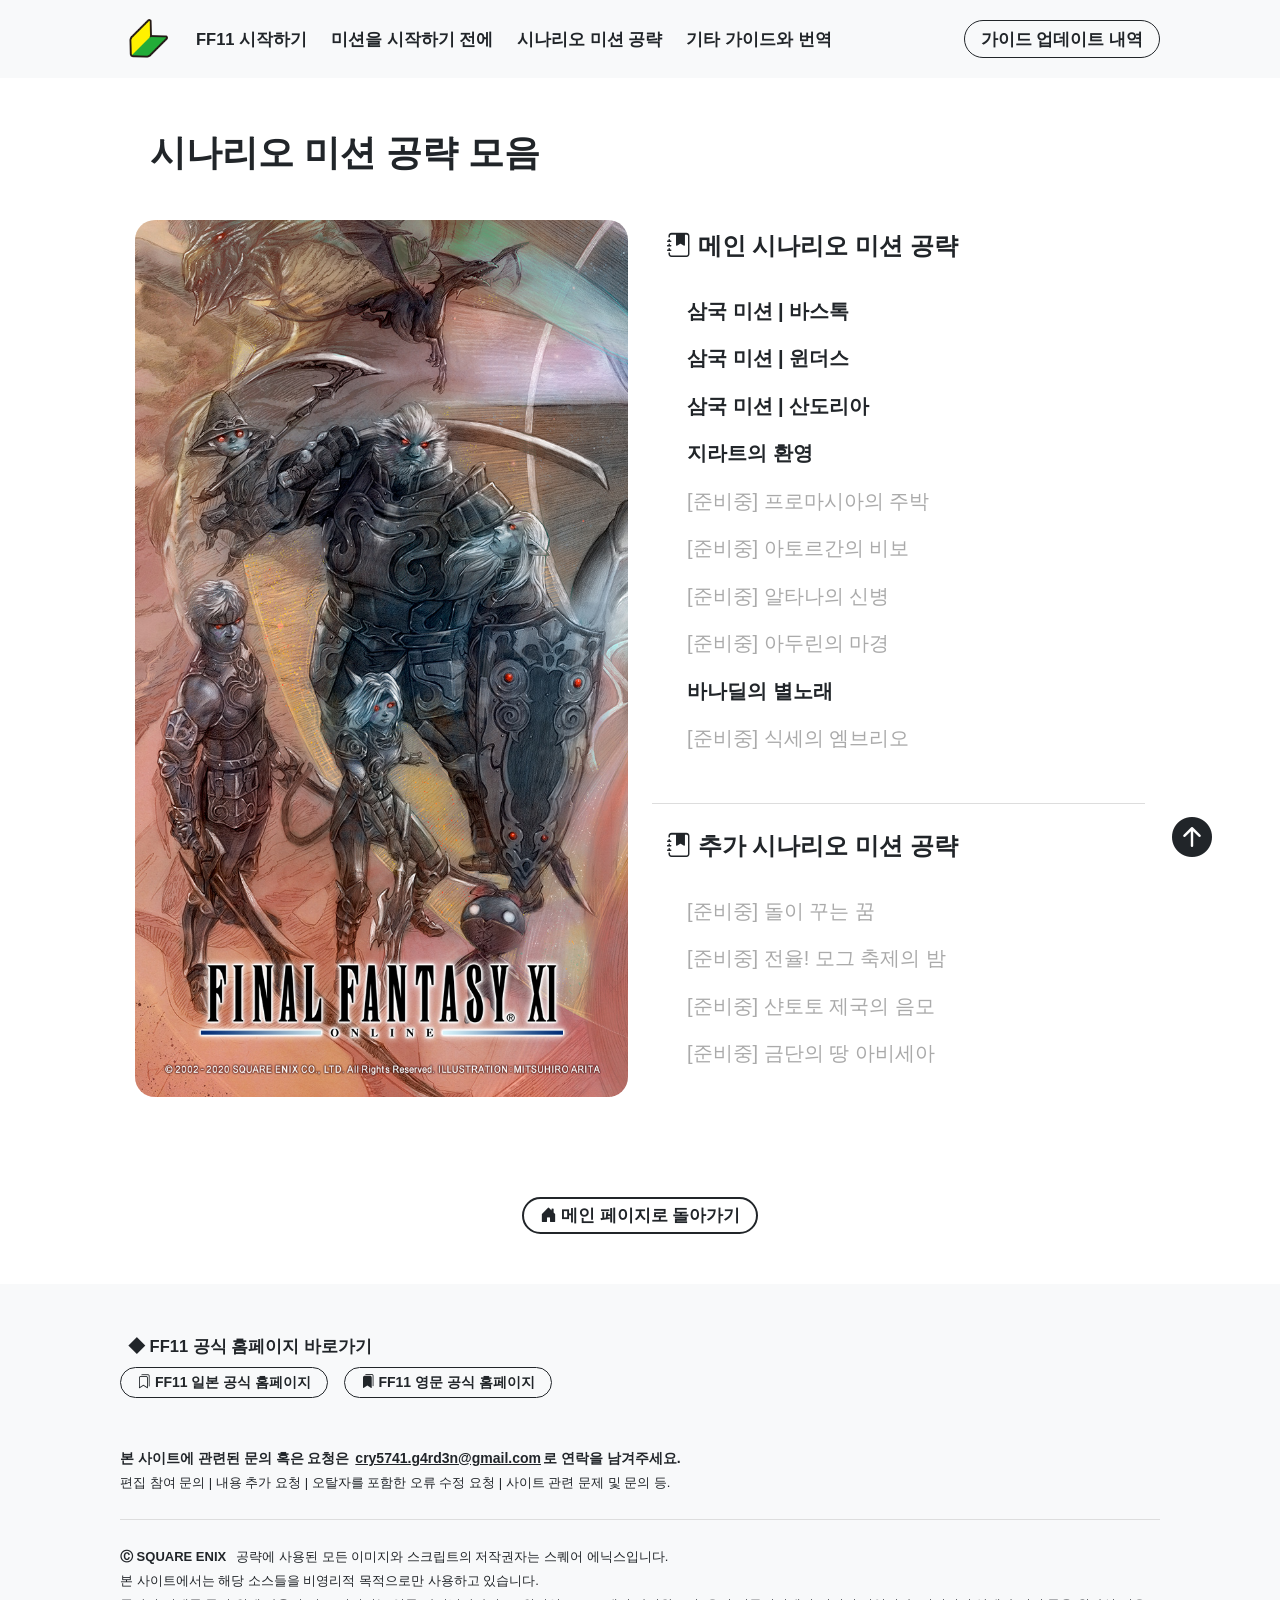
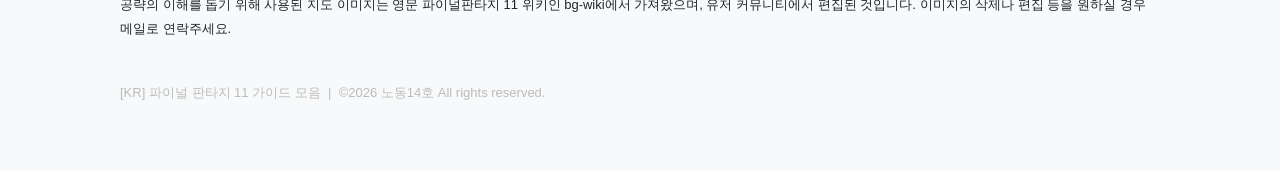
<file: missions.html>
<!DOCTYPE html>
<html lang="ko">
<head>
    <meta charset="UTF-8">
    <meta name="viewport" content="width=device-width, initial-scale=1.0">
    <meta name="author" content="노동14호">
    <meta name="description" content="FINAL FANTASY XI 한국어 공략 모음집">
    <meta name="keywords" content="파판11, FF11, 파판11 공략, 파판11 한국어">
    <meta name="robots" content="noindex, nofollow">
    <link rel="icon" href="./icon/icon_11wiki.png">
    <link rel="apple-touch-icon" href="./icon/icon_11wiki.png">
    <title>시나리오 미션 공략 모음</title>
    <link rel="stylesheet" href="./css/bootstrap.min.css">
    <link rel="stylesheet" href="./css/11wiki.css">
    <link rel="stylesheet" href="https://cdn.jsdelivr.net/npm/bootstrap-icons@1.13.1/font/bootstrap-icons.min.css">
</head>
<body>

    <!-- 상단 메뉴 바 -->
    <header class="ffxi-text bg-light">
        <div class="navbar navbar-expand-lg ffxi-header widscreen">
            <a class="navbar-brand ms-2 my-1" href="./index.html" data-bs-toggle="tooltip" data-bs-placement="bottom" data-bs-title="메인 페이지로"><img src="./icon/icon_11wiki.png" width="40px"></a>
            <button class="navbar-toggler" type="button" data-bs-toggle="collapse" data-bs-target="#navbarFfxi" aria-controls="navbarSupportedContent" aria-expanded="false" aria-label="Toggle navigation">
                <span class="navbar-toggler-icon"></span>
            </button>
            <div class="collapse navbar-collapse" id="navbarFfxi">
                <ul class="navbar-nav me-auto mb-3 mb-lg-0">
                    <li class="nav-item px-1"><a href="./start-ffxi.html" class="nav-link font-kr-b font-menu text-dark">FF11 시작하기</a></li>
                    <li class="nav-item px-1"><a href="./before-start.html" class="nav-link font-kr-b font-menu text-dark">미션을 시작하기 전에</a></li>
                    <li class="nav-item px-1"><a href="#" class="nav-link font-kr-b font-menu text-dark">시나리오 미션 공략</a></li>
                    <li class="nav-item px-1"><a href="./others.html" class="nav-link font-kr-b font-menu text-dark">기타 가이드와 번역</a></li>
                </ul>
                <a href="./update.html" class="d-flex mb-2 mb-lg-0 link-none-btn"><button class="btn btn-outline-dark font-kr-b font-menu px-3 rounded-pill">가이드 업데이트 내역</button></a>
            </div>
        </div>
    </header>
    

    <!-- 페이지 본문 -->
    <main class="ffxi-template ffxi-text widscreen">
        <div> <!--타이틀-->
            <p class="font-kr-b font-xxl mt-5 mb-4 ffxi-title">시나리오 미션 공략 모음</p>
        </div>
        <div class="row">
            <div class="col-lg-6 col-12 order-lg-1 order-md-2 order-2">
                <img src="./img/missions.jpg" class="ffxi-img-100 my-3">
            </div>
            <div class="col-lg-6 col-12 order-lg-2 order-md-1 order-1"> <!--내용-->
                <div class="my-4"> <!--메인-->
                    <p class="mb-1">
                        <span class="font-xl font-kr-b ffxi-title">
                            <i class="bi bi-journal-bookmark-fill"></i>&nbsp;메인 시나리오 미션 공략
                        </span>
                    </p>
                    <div class="ffxi-guide-100">
                        <a href="./mission-intro/mission-intro-1.html" class="link-none-btn">
                            <span class="link-none ffxi-mission font-lg font-kr-b">삼국 미션 | 바스톡</span>
                        </a>
                        <a href="#" class="link-none-btn">
                            <span class="link-none ffxi-mission font-lg font-kr-b">삼국 미션 | 윈더스</span>
                        </a>
                        <a href="#" class="link-none-btn">
                            <span class="link-none ffxi-mission font-lg font-kr-b">삼국 미션 | 산도리아</span>
                        </a>
                        <a href="#" class="link-none-btn">
                            <span class="link-none ffxi-mission font-lg font-kr-b">지라트의 환영</span>
                        </a>
                        <a class="link-none-btn">
                            <span class="link-none ffxi-mission-disable font-lg font-kr-r">[준비중]&nbsp;프로마시아의 주박</span>
                        </a>
                        <a class="link-none-btn">
                            <span class="link-none ffxi-mission-disable font-lg font-kr-r">[준비중]&nbsp;아토르간의 비보</span>
                        </a>
                        <a class="link-none-btn">
                            <span class="link-none ffxi-mission-disable font-lg font-kr-r">[준비중]&nbsp;알타나의 신병</span>
                        </a>
                        <a class="link-none-btn">
                            <span class="link-none ffxi-mission-disable font-lg font-kr-r">[준비중]&nbsp;아두린의 마경</span>
                        </a>
                        <a href="#" class="link-none-btn">
                            <span class="link-none ffxi-mission font-lg font-kr-b">바나딜의 별노래</span>
                        </a>
                        <a class="link-none-btn">
                            <span class="link-none ffxi-mission-disable font-lg font-kr-r">[준비중]&nbsp;식세의 엠브리오</span>
                        </a>
                    </div>
                </div>
                <div class="width-line"></div>
                <div class="my-4"> <!--추가-->
                    <p class="mb-1">
                        <span class="font-xl font-kr-b ffxi-title">
                            <i class="bi bi-journal-bookmark-fill"></i>&nbsp;추가 시나리오 미션 공략
                        </span>
                    </p>
                    <div class="ffxi-guide-100">
                        <a class="link-none-btn">
                            <span class="link-none ffxi-mission-disable font-lg font-kr-r">[준비중]&nbsp;돌이 꾸는 꿈</span>
                        </a>
                        <a class="link-none-btn">
                            <span class="link-none ffxi-mission-disable font-lg font-kr-r">[준비중]&nbsp;전율! 모그 축제의 밤</span>
                        </a>
                        <a class="link-none-btn">
                            <span class="link-none ffxi-mission-disable font-lg font-kr-r">[준비중]&nbsp;샨토토 제국의 음모</span>
                        </a>
                        <a class="link-none-btn">
                            <span class="link-none ffxi-mission-disable font-lg font-kr-r">[준비중]&nbsp;금단의 땅 아비세아</span>
                        </a>
                    </div>
                </div>
            </div>
        </div>
    </main>


    <!-- 하단부 고정 -->
    <footer class="ffxi-text">
        <div class="footer-margin-t">
            <a href="./index.html" class="link-none-btn">
                <button class="btn btn-outline-dark border-2 rounded-pill font-kr-b font-md d-block mx-auto mb-5 py-1 px-3"><i class="bi bi-house-door-fill"></i>&nbsp;메인 페이지로 돌아가기</button>
            </a>
            <div class="bg-light">
                <div class="ffxi-footer widscreen">
                    <div class="mb-4">
                        <p class="font-kr-b font-md ms-2 mb-2">◆ FF11 공식 홈페이지 바로가기</p>
                        <a href="https://www.playonline.com/ff11/" class="link-none-btn" target="_blank">
                            <button class="btn btn-outline-dark border-1 rounded-pill font-kr-b font-sm mb-4 py-1 px-3"><i class="bi bi-bookmarks"></i>&nbsp;FF11 일본 공식 홈페이지</button>
                        </a>
                        &nbsp;
                        <a href="https://www.playonline.com/ff11us/" class="link-none-btn" target="_blank">
                            <button class="btn btn-outline-dark border-1 rounded-pill font-kr-b font-sm mb-4 py-1 px-3"><i class="bi bi-bookmarks-fill"></i>&nbsp;FF11 영문 공식 홈페이지</button>
                        </a>
                    </div>
                    <p>
                        <span class="font-sm font-kr-b">본 사이트에 관련된 문의 혹은 요청은 <span class="font-sm font-en-b text-readme">cry5741.g4rd3n@gmail.com</span>로 연락을 남겨주세요.</span>
                        <br>
                        <span class="font-xs font-kr-r">편집 참여 문의 | 내용 추가 요청 | 오탈자를 포함한 오류 수정 요청 | 사이트 관련 문제 및 문의 등.</span>
                    </p>
                    <div class="width-line"></div>
                    <p>
                            <span class="font-xs font-en-b">Ⓒ SQUARE ENIX</span>&nbsp;&nbsp;<span class="font-xs font-kr-r">공략에 사용된 모든 이미지와 스크립트의 저작권자는 스퀘어 에닉스입니다.<br>본 사이트에서는 해당 소스들을 비영리적 목적으로만 사용하고 있습니다.</span>
                            <br>
                            <span class="font-xs font-kr-r">공략의 이해를 돕기 위해 사용된 지도 이미지는 영문 파이널판타지 11 위키인 bg-wiki에서 가져왔으며, 유저 커뮤니티에서 편집된 것입니다. 이미지의 삭제나 편집 등을 원하실 경우 메일로 연락주세요.</span>
                    </p>
                    <br>
                    <p>
                        <span class="font-xs font-kr-r text-gray">[KR] 파이널 판타지 11 가이드 모음&nbsp;&nbsp;|&nbsp;&nbsp;©2026 노동14호 All rights reserved.</span>
                    </p>
                </div>
            </div>
        </div>
    </footer>

    <!-- 스크롤탑 버튼 -->
    <button onclick="topFunction()" class="ffxi-top-btn"><i class="bi bi-arrow-up-circle-fill"></i></button>

    <!-- JS -->
    <script src="./js/bootstrap.bundle.js"></script>
    <script src="./js/11wiki.js"></script>
    
    <script>
        const tooltipTriggerList = document.querySelectorAll('[data-bs-toggle="tooltip"]')
        const tooltipList = [...tooltipTriggerList].map(tooltipTriggerEl => new bootstrap.Tooltip(tooltipTriggerEl))
    </script>

    <script>
        let topBtn = document.getElementById("topBtn");

        window.onscroll = function() {
            scrollFunction();
        };

        function topFunction() {
            document.body.scrollTop = 0; // For Safari
            document.documentElement.scrollTop = 0; // For Chrome, Firefox, IE and Opera
        }
    </script>
</body>
</html>
</file>
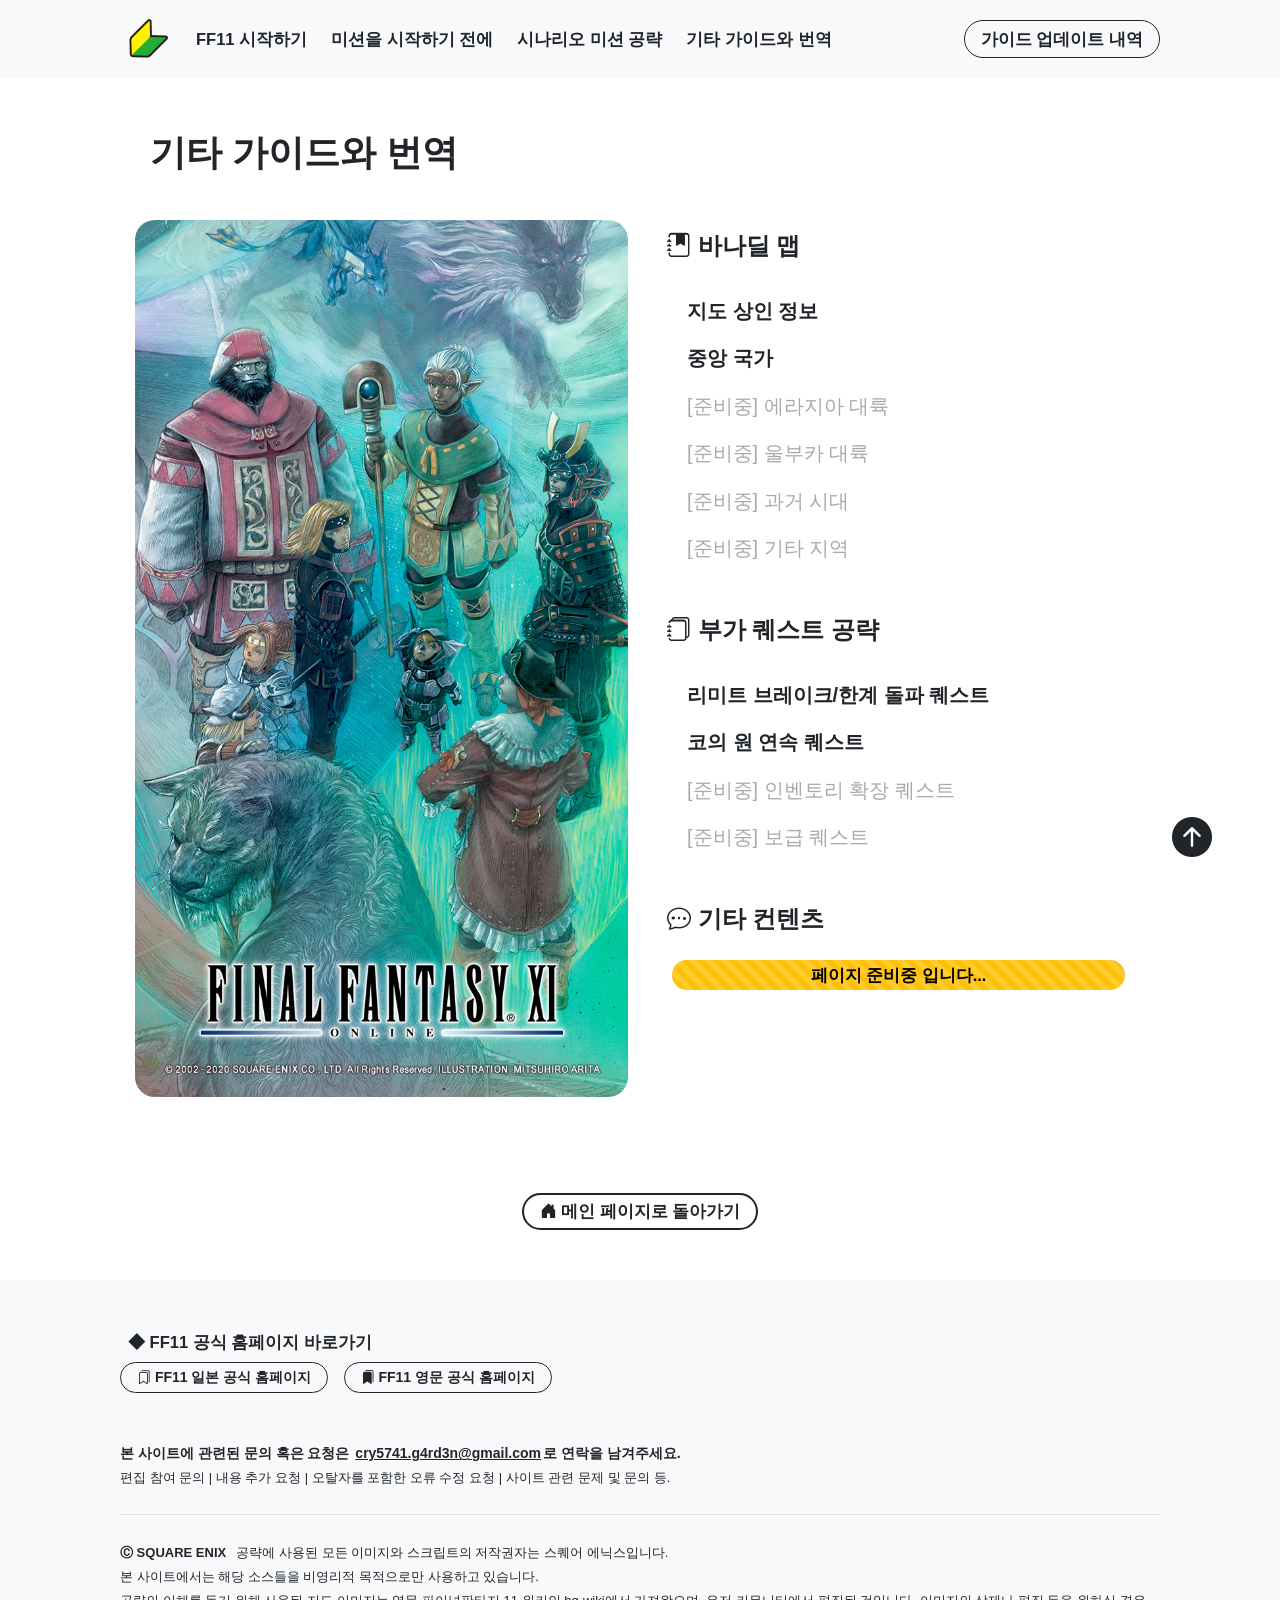
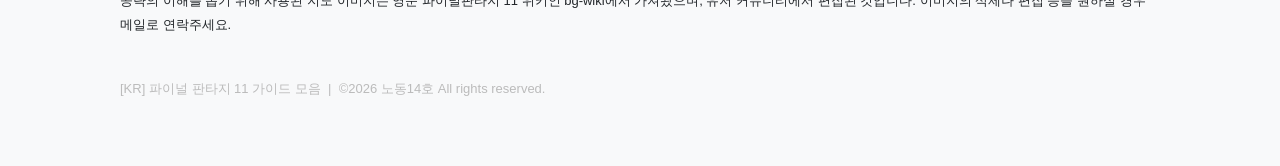
<file: others.html>
<!DOCTYPE html>
<html lang="ko">
<head>
    <meta charset="UTF-8">
    <meta name="viewport" content="width=device-width, initial-scale=1.0">
    <meta name="author" content="노동14호">
    <meta name="description" content="FINAL FANTASY XI 한국어 공략 모음집">
    <meta name="keywords" content="파판11, FF11, 파판11 공략, 파판11 한국어">
    <meta name="robots" content="noindex, nofollow">
    <link rel="icon" href="./icon/icon_11wiki.png">
    <link rel="apple-touch-icon" href="./icon/icon_11wiki.png">
    <title>기타 가이드와 번역</title>
    <link rel="stylesheet" href="./css/bootstrap.min.css">
    <link rel="stylesheet" href="./css/11wiki.css">
    <link rel="stylesheet" href="https://cdn.jsdelivr.net/npm/bootstrap-icons@1.13.1/font/bootstrap-icons.min.css">
</head>
<body>

    <!-- 상단 메뉴 바 -->
    <header class="ffxi-text bg-light">
        <div class="navbar navbar-expand-lg ffxi-header widscreen">
            <a class="navbar-brand ms-2 my-1" href="./index.html" data-bs-toggle="tooltip" data-bs-placement="bottom" data-bs-title="메인 페이지로"><img src="./icon/icon_11wiki.png" width="40px"></a>
            <button class="navbar-toggler" type="button" data-bs-toggle="collapse" data-bs-target="#navbarFfxi" aria-controls="navbarSupportedContent" aria-expanded="false" aria-label="Toggle navigation">
                <span class="navbar-toggler-icon"></span>
            </button>
            <div class="collapse navbar-collapse" id="navbarFfxi">
                <ul class="navbar-nav me-auto mb-3 mb-lg-0">
                    <li class="nav-item px-1"><a href="./start-ffxi.html" class="nav-link font-kr-b font-menu text-dark">FF11 시작하기</a></li>
                    <li class="nav-item px-1"><a href="./before-start.html" class="nav-link font-kr-b font-menu text-dark">미션을 시작하기 전에</a></li>
                    <li class="nav-item px-1"><a href="./missions.html" class="nav-link font-kr-b font-menu text-dark">시나리오 미션 공략</a></li>
                    <li class="nav-item px-1"><a href="#" class="nav-link font-kr-b font-menu text-dark">기타 가이드와 번역</a></li>
                </ul>
                <a href="./update.html" class="d-flex mb-2 mb-lg-0 link-none-btn"><button class="btn btn-outline-dark font-kr-b font-menu px-3 rounded-pill">가이드 업데이트 내역</button></a>
            </div>
        </div>
    </header>
    

    <!-- 페이지 본문 -->
    <main class="ffxi-template ffxi-text widscreen">
        <div> <!--타이틀-->
            <p class="font-kr-b font-xxl mt-5 mb-4 ffxi-title">기타 가이드와 번역</p>
        </div>
        <div class="row">
            <div class="col-lg-6 col-12 order-lg-1 order-md-2 order-2">
                <img src="./img/others.jpg" class="ffxi-img-100 my-3">
            </div>
            <div class="col-lg-6 col-12 order-lg-2 order-md-1 order-1"> <!--내용-->
                <div class="my-4"> <!--바나딜 맵-->
                    <p class="mb-1">
                        <span class="font-xl font-kr-b ffxi-title">
                            <i class="bi bi-journal-bookmark-fill"></i>&nbsp;바나딜 맵
                        </span>
                    </p>
                    <div class="ffxi-guide-100">
                        <a href="#" class="link-none-btn">
                            <span class="link-none ffxi-mission font-lg font-kr-b">지도 상인 정보</span>
                        </a>
                        <a href="#" class="link-none-btn">
                            <span class="link-none ffxi-mission font-lg font-kr-b">중앙 국가</span>
                        </a>
                        <a class="link-none-btn">
                            <span class="link-none ffxi-mission-disable font-lg font-kr-r">[준비중]&nbsp;에라지아 대륙</span>
                        </a>
                        <a class="link-none-btn">
                            <span class="link-none ffxi-mission-disable font-lg font-kr-r">[준비중]&nbsp;울부카 대륙</span>
                        </a>
                        <a class="link-none-btn">
                            <span class="link-none ffxi-mission-disable font-lg font-kr-r">[준비중]&nbsp;과거 시대</span>
                        </a>
                        <a class="link-none-btn">
                            <span class="link-none ffxi-mission-disable font-lg font-kr-r">[준비중]&nbsp;기타 지역</span>
                        </a>
                    </div>
                </div>
                <div class="my-4"> <!--부가퀘스트-->
                    <p class="mb-1">
                        <span class="font-xl font-kr-b ffxi-title">
                            <i class="bi bi-journals"></i>&nbsp;부가 퀘스트 공략
                        </span>
                    </p>
                    <div class="ffxi-guide-100">
                        <a href="#" class="link-none-btn">
                            <span class="link-none ffxi-mission font-lg font-kr-b">리미트 브레이크/한계 돌파 퀘스트</span>
                        </a>
                        <a href="#" class="link-none-btn">
                            <span class="link-none ffxi-mission font-lg font-kr-b">코의 원 연속 퀘스트</span>
                        </a>
                        <a class="link-none-btn">
                            <span class="link-none ffxi-mission-disable font-lg font-kr-r">[준비중]&nbsp;인벤토리 확장 퀘스트</span>
                        </a>
                        <a class="link-none-btn">
                            <span class="link-none ffxi-mission-disable font-lg font-kr-r">[준비중]&nbsp;보급 퀘스트</span>
                        </a>
                    </div>
                </div>
                <div class="my-4"> <!--기타 컨텐츠-->
                    <p class="mb-2">
                        <span class="font-xl font-kr-b ffxi-title">
                            <i class="bi bi-chat-dots"></i>&nbsp;기타 컨텐츠
                        </span>
                    </p>
                    <div class="ffxi-guide-100">
                        <div class="progress rounded-pill ㅡㅛ-0" style="height: 30px">
                            <div class="progress-bar text-bg-warning progress-bar-striped progress-bar-animated" style="width: 100%"><span class="font-kr-b font-md">페이지 준비중 입니다...</span></div>
                        </div>
                    </div>
                </div>
            </div>
        </div>
    </main>


    <!-- 하단부 고정 -->
    <footer class="ffxi-text">
        <div class="footer-margin-t">
            <a href="./index.html" class="link-none-btn">
                <button class="btn btn-outline-dark border-2 rounded-pill font-kr-b font-md d-block mx-auto mb-5 py-1 px-3"><i class="bi bi-house-door-fill"></i>&nbsp;메인 페이지로 돌아가기</button>
            </a>
            <div class="bg-light">
                <div class="ffxi-footer widscreen">
                    <div class="mb-4">
                        <p class="font-kr-b font-md ms-2 mb-2">◆ FF11 공식 홈페이지 바로가기</p>
                        <a href="https://www.playonline.com/ff11/" class="link-none-btn" target="_blank">
                            <button class="btn btn-outline-dark border-1 rounded-pill font-kr-b font-sm mb-4 py-1 px-3"><i class="bi bi-bookmarks"></i>&nbsp;FF11 일본 공식 홈페이지</button>
                        </a>
                        &nbsp;
                        <a href="https://www.playonline.com/ff11us/" class="link-none-btn" target="_blank">
                            <button class="btn btn-outline-dark border-1 rounded-pill font-kr-b font-sm mb-4 py-1 px-3"><i class="bi bi-bookmarks-fill"></i>&nbsp;FF11 영문 공식 홈페이지</button>
                        </a>
                    </div>
                    <p>
                        <span class="font-sm font-kr-b">본 사이트에 관련된 문의 혹은 요청은 <span class="font-sm font-en-b text-readme">cry5741.g4rd3n@gmail.com</span>로 연락을 남겨주세요.</span>
                        <br>
                        <span class="font-xs font-kr-r">편집 참여 문의 | 내용 추가 요청 | 오탈자를 포함한 오류 수정 요청 | 사이트 관련 문제 및 문의 등.</span>
                    </p>
                    <div class="width-line"></div>
                    <p>
                            <span class="font-xs font-en-b">Ⓒ SQUARE ENIX</span>&nbsp;&nbsp;<span class="font-xs font-kr-r">공략에 사용된 모든 이미지와 스크립트의 저작권자는 스퀘어 에닉스입니다.<br>본 사이트에서는 해당 소스들을 비영리적 목적으로만 사용하고 있습니다.</span>
                            <br>
                            <span class="font-xs font-kr-r">공략의 이해를 돕기 위해 사용된 지도 이미지는 영문 파이널판타지 11 위키인 bg-wiki에서 가져왔으며, 유저 커뮤니티에서 편집된 것입니다. 이미지의 삭제나 편집 등을 원하실 경우 메일로 연락주세요.</span>
                    </p>
                    <br>
                    <p>
                        <span class="font-xs font-kr-r text-gray">[KR] 파이널 판타지 11 가이드 모음&nbsp;&nbsp;|&nbsp;&nbsp;©2026 노동14호 All rights reserved.</span>
                    </p>
                </div>
            </div>
        </div>
    </footer>

    <!-- 스크롤탑 버튼 -->
    <button onclick="topFunction()" class="ffxi-top-btn"><i class="bi bi-arrow-up-circle-fill"></i></button>

    <!-- JS -->
    <script src="./js/bootstrap.bundle.js"></script>
    <script src="./js/11wiki.js"></script>
    
    <script>
        const tooltipTriggerList = document.querySelectorAll('[data-bs-toggle="tooltip"]')
        const tooltipList = [...tooltipTriggerList].map(tooltipTriggerEl => new bootstrap.Tooltip(tooltipTriggerEl))
    </script>

    <script>
        let topBtn = document.getElementById("topBtn");

        window.onscroll = function() {
            scrollFunction();
        };

        function topFunction() {
            document.body.scrollTop = 0; // For Safari
            document.documentElement.scrollTop = 0; // For Chrome, Firefox, IE and Opera
        }
    </script>
</body>
</html>
</file>
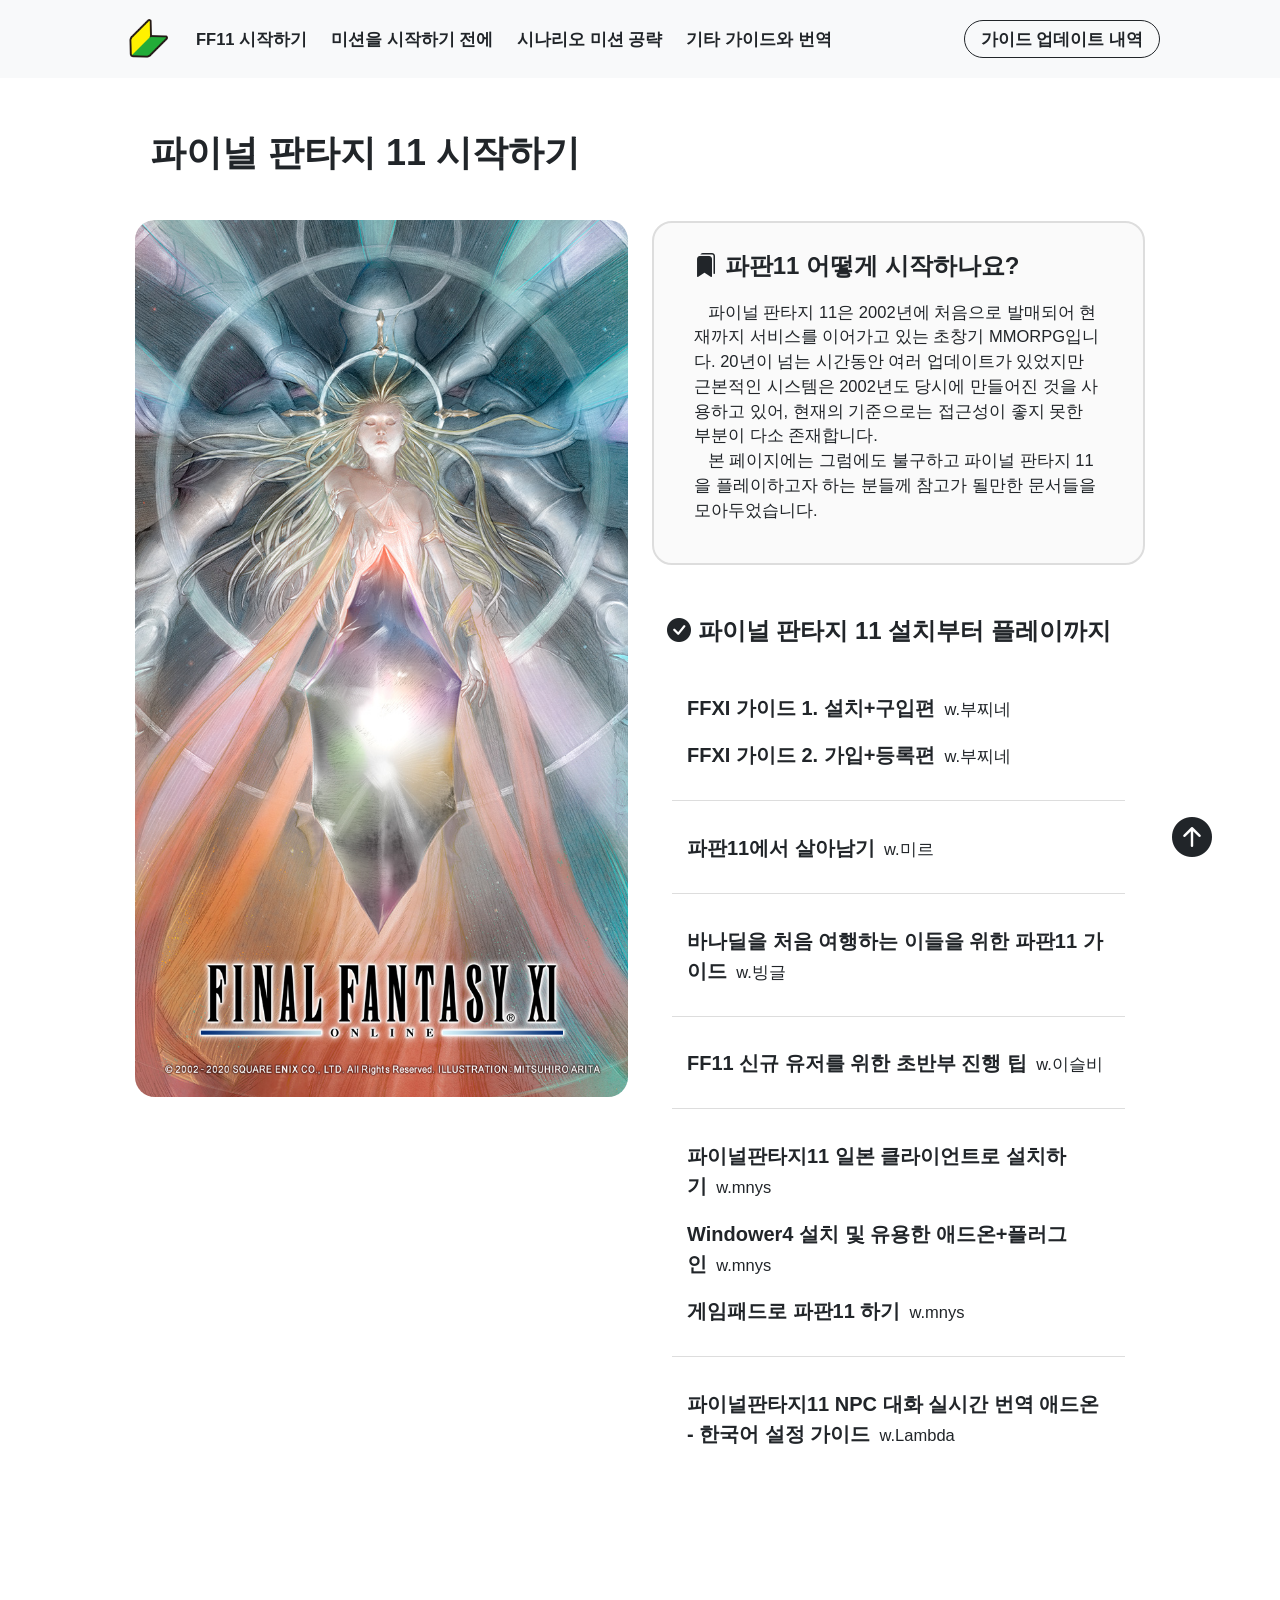
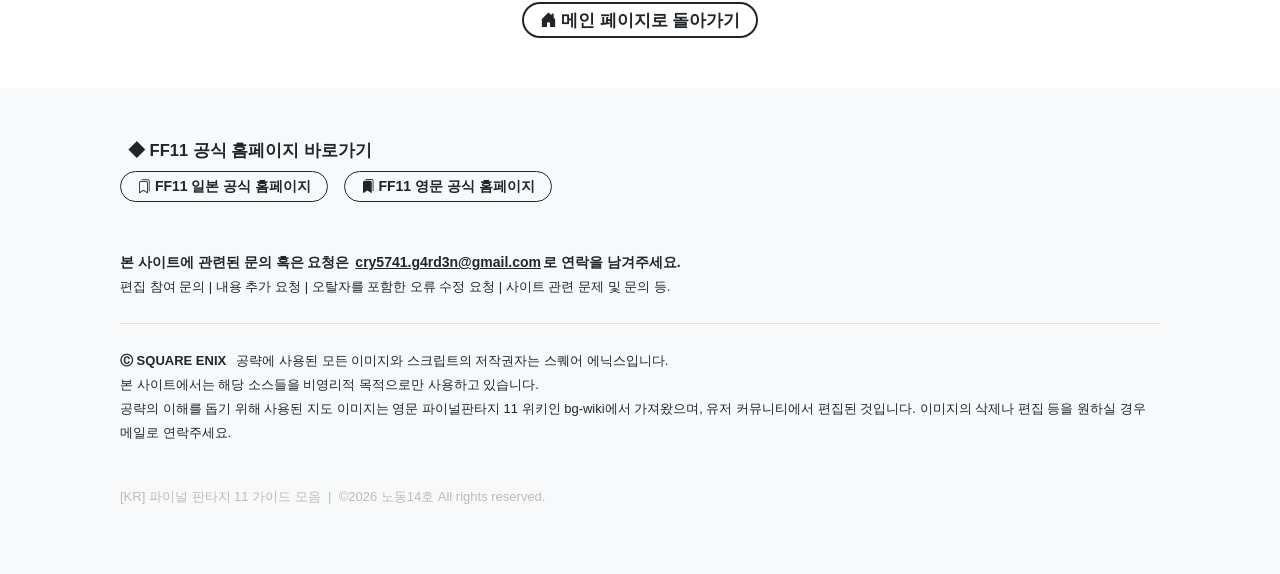
<file: start-ffxi.html>
<!DOCTYPE html>
<html lang="ko">
<head>
    <meta charset="UTF-8">
    <meta name="viewport" content="width=device-width, initial-scale=1.0">
    <meta name="author" content="노동14호">
    <meta name="description" content="FINAL FANTASY XI 한국어 공략 모음집">
    <meta name="keywords" content="파판11, FF11, 파판11 공략, 파판11 한국어">
    <meta name="robots" content="noindex, nofollow">
    <link rel="icon" href="./icon/icon_11wiki.png">
    <link rel="apple-touch-icon" href="./icon/icon_11wiki.png">
    <title>파이널 판타지 11 시작하기</title>
    <link rel="stylesheet" href="./css/bootstrap.min.css">
    <link rel="stylesheet" href="./css/11wiki.css">
    <link rel="stylesheet" href="https://cdn.jsdelivr.net/npm/bootstrap-icons@1.13.1/font/bootstrap-icons.min.css">
</head>
<body>

    <!-- 상단 메뉴 바 -->
    <header class="ffxi-text bg-light">
        <div class="navbar navbar-expand-lg ffxi-header widscreen">
            <a class="navbar-brand ms-2 my-1" href="./index.html" data-bs-toggle="tooltip" data-bs-placement="bottom" data-bs-title="메인 페이지로"><img src="./icon/icon_11wiki.png" width="40px"></a>
            <button class="navbar-toggler" type="button" data-bs-toggle="collapse" data-bs-target="#navbarFfxi" aria-controls="navbarSupportedContent" aria-expanded="false" aria-label="Toggle navigation">
                <span class="navbar-toggler-icon"></span>
            </button>
            <div class="collapse navbar-collapse" id="navbarFfxi">
                <ul class="navbar-nav me-auto mb-3 mb-lg-0">
                    <li class="nav-item px-1"><a href="#" class="nav-link font-kr-b font-menu text-dark">FF11 시작하기</a></li>
                    <li class="nav-item px-1"><a href="./before-start.html" class="nav-link font-kr-b font-menu text-dark">미션을 시작하기 전에</a></li>
                    <li class="nav-item px-1"><a href="./missions.html" class="nav-link font-kr-b font-menu text-dark">시나리오 미션 공략</a></li>
                    <li class="nav-item px-1"><a href="./others.html" class="nav-link font-kr-b font-menu text-dark">기타 가이드와 번역</a></li>
                </ul>
                <a href="./update.html" class="d-flex mb-2 mb-lg-0 link-none-btn"><button class="btn btn-outline-dark font-kr-b font-menu px-3 rounded-pill">가이드 업데이트 내역</button></a>
            </div>
        </div>
    </header>
    

    <!-- 페이지 본문 -->
    <main class="ffxi-template ffxi-text widscreen">
        <div> <!--타이틀-->
            <p class="font-kr-b font-xxl mt-5 mb-4 ffxi-title">파이널 판타지 11 시작하기</p>
        </div>
        <div class="row">
            <div class="col-lg-6 col-12 order-lg-1 order-md-2 order-2">
                <img src="./img/start-ffxi2.jpg" class="ffxi-img-100 my-3">
            </div>
            <div class="col-lg-6 col-12 order-lg-2 order-md-1 order-1">
                <div class="call-out"> <!--콜아웃-->
                    <p class="font-xl font-kr-b"><i class="bi bi-bookmarks-fill"></i>&nbsp;파판11 어떻게 시작하나요?</p>
                    <p class="font-md font-kr-r">
                        &nbsp;&nbsp;&nbsp;파이널 판타지 11은 2002년에 처음으로 발매되어 현재까지 서비스를 이어가고 있는 초창기 MMORPG입니다. 20년이 넘는 시간동안 여러 업데이트가 있었지만 근본적인 시스템은 2002년도 당시에 만들어진 것을 사용하고 있어, 현재의 기준으로는 접근성이 좋지 못한 부분이 다소 존재합니다.
                        <br>
                        &nbsp;&nbsp;&nbsp;본 페이지에는 그럼에도 불구하고 파이널 판타지 11을 플레이하고자 하는 분들께 참고가 될만한 문서들을 모아두었습니다.
                    </p>
                </div>
                <div class="my-5"> <!--링크모음-->
                    <p class="mb-3"><span class="font-xl font-kr-b ffxi-title"><i class="bi bi-check-circle-fill"></i>&nbsp;파이널 판타지 11 설치부터 플레이까지</span></p>
                    <div class="ffxi-guide-100">
                        <a href="https://here-yet.tistory.com/27" target="_blank" class="link-none"><span class="font-kr-b font-lg">FFXI 가이드 1. 설치+구입편</span><span class="font-kr-r font-md">&nbsp;&nbsp;w.부찌네</span></a>
                        <a href="https://here-yet.tistory.com/31" target="_blank" class="link-none"><span class="font-kr-b font-lg">FFXI 가이드 2. 가입+등록편</span><span class="font-kr-r font-md">&nbsp;&nbsp;w.부찌네</span></a>
                        <div class="width-line"></div>
                        <a href="https://posty.pe/ps373125c" target="_blank" class="link-none"><span class="font-kr-b font-lg">파판11에서 살아남기</span><span class="font-kr-r font-md">&nbsp;&nbsp;w.미르</span></a>
                        <div class="width-line"></div>
                        <a href="https://posty.pe/p1nv77ac" target="_blank" class="link-none"><span class="font-kr-b font-lg">바나딜을 처음 여행하는 이들을 위한 파판11 가이드</span><span class="font-kr-r font-md">&nbsp;&nbsp;w.빙글</span></a>
                        <div class="width-line"></div>
                        <a href="https://posty.pe/pmlzxmuc" target="_blank" class="link-none"><span class="font-kr-b font-lg">FF11 신규 유저를 위한 초반부 진행 팁</span><span class="font-kr-r font-md">&nbsp;&nbsp;w.이슬비</span></a>
                        <div class="width-line"></div>
                        <a href="https://pppppack.tistory.com/53" target="_blank" class="link-none"><span class="font-kr-b font-lg">파이널판타지11 일본 클라이언트로 설치하기</span><span class="font-kr-r font-md">&nbsp;&nbsp;w.mnys</span></a>
                        <a href="https://pppppack.tistory.com/54" target="_blank" class="link-none"><span class="font-kr-b font-lg">Windower4 설치 및 유용한 애드온+플러그인</span><span class="font-kr-r font-md">&nbsp;&nbsp;w.mnys</span></a>
                        <a href="https://pppppack.tistory.com/59" target="_blank" class="link-none"><span class="font-kr-b font-lg">게임패드로 파판11 하기</span><span class="font-kr-r font-md">&nbsp;&nbsp;w.mnys</span></a>
                        <div class="width-line"></div>
                        <a href="https://ldquestion.notion.site/11-NPC-362566be214b8021bc76c763a1b8fa74?pvs=143" target="_blank" class="link-none"><span class="font-kr-b font-lg">파이널판타지11 NPC 대화 실시간 번역 애드온 - 한국어 설정 가이드</span><span class="font-kr-r font-md">&nbsp;&nbsp;w.Lambda</span></a>
                    </div>
                </div>
            </div>
        </div>
    </main>


    <!-- 하단부 고정 -->
    <footer class="ffxi-text">
        <div class="footer-margin-t">
            <a href="./index.html" class="link-none-btn">
                <button class="btn btn-outline-dark border-2 rounded-pill font-kr-b font-md d-block mx-auto mb-5 py-1 px-3"><i class="bi bi-house-door-fill"></i>&nbsp;메인 페이지로 돌아가기</button>
            </a>
            <div class="bg-light">
                <div class="ffxi-footer widscreen">
                    <div class="mb-4">
                        <p class="font-kr-b font-md ms-2 mb-2">◆ FF11 공식 홈페이지 바로가기</p>
                        <a href="https://www.playonline.com/ff11/" class="link-none-btn" target="_blank">
                            <button class="btn btn-outline-dark border-1 rounded-pill font-kr-b font-sm mb-4 py-1 px-3"><i class="bi bi-bookmarks"></i>&nbsp;FF11 일본 공식 홈페이지</button>
                        </a>
                        &nbsp;
                        <a href="https://www.playonline.com/ff11us/" class="link-none-btn" target="_blank">
                            <button class="btn btn-outline-dark border-1 rounded-pill font-kr-b font-sm mb-4 py-1 px-3"><i class="bi bi-bookmarks-fill"></i>&nbsp;FF11 영문 공식 홈페이지</button>
                        </a>
                    </div>
                    <p>
                        <span class="font-sm font-kr-b">본 사이트에 관련된 문의 혹은 요청은 <span class="font-sm font-en-b text-readme">cry5741.g4rd3n@gmail.com</span>로 연락을 남겨주세요.</span>
                        <br>
                        <span class="font-xs font-kr-r">편집 참여 문의 | 내용 추가 요청 | 오탈자를 포함한 오류 수정 요청 | 사이트 관련 문제 및 문의 등.</span>
                    </p>
                    <div class="width-line"></div>
                    <p>
                            <span class="font-xs font-en-b">Ⓒ SQUARE ENIX</span>&nbsp;&nbsp;<span class="font-xs font-kr-r">공략에 사용된 모든 이미지와 스크립트의 저작권자는 스퀘어 에닉스입니다.<br>본 사이트에서는 해당 소스들을 비영리적 목적으로만 사용하고 있습니다.</span>
                            <br>
                            <span class="font-xs font-kr-r">공략의 이해를 돕기 위해 사용된 지도 이미지는 영문 파이널판타지 11 위키인 bg-wiki에서 가져왔으며, 유저 커뮤니티에서 편집된 것입니다. 이미지의 삭제나 편집 등을 원하실 경우 메일로 연락주세요.</span>
                    </p>
                    <br>
                    <p>
                        <span class="font-xs font-kr-r text-gray">[KR] 파이널 판타지 11 가이드 모음&nbsp;&nbsp;|&nbsp;&nbsp;©2026 노동14호 All rights reserved.</span>
                    </p>
                </div>
            </div>
        </div>
    </footer>

    <!-- 스크롤탑 버튼 -->
    <button onclick="topFunction()" class="ffxi-top-btn"><i class="bi bi-arrow-up-circle-fill"></i></button>

    <!-- JS -->
    <script src="./js/bootstrap.bundle.js"></script>
    <script src="./js/11wiki.js"></script>
    
    <script>
        const tooltipTriggerList = document.querySelectorAll('[data-bs-toggle="tooltip"]')
        const tooltipList = [...tooltipTriggerList].map(tooltipTriggerEl => new bootstrap.Tooltip(tooltipTriggerEl))
    </script>

    <script>
        let topBtn = document.getElementById("topBtn");

        window.onscroll = function() {
            scrollFunction();
        };

        function topFunction() {
            document.body.scrollTop = 0; // For Safari
            document.documentElement.scrollTop = 0; // For Chrome, Firefox, IE and Opera
        }
    </script>
</body>
</html>
</file>
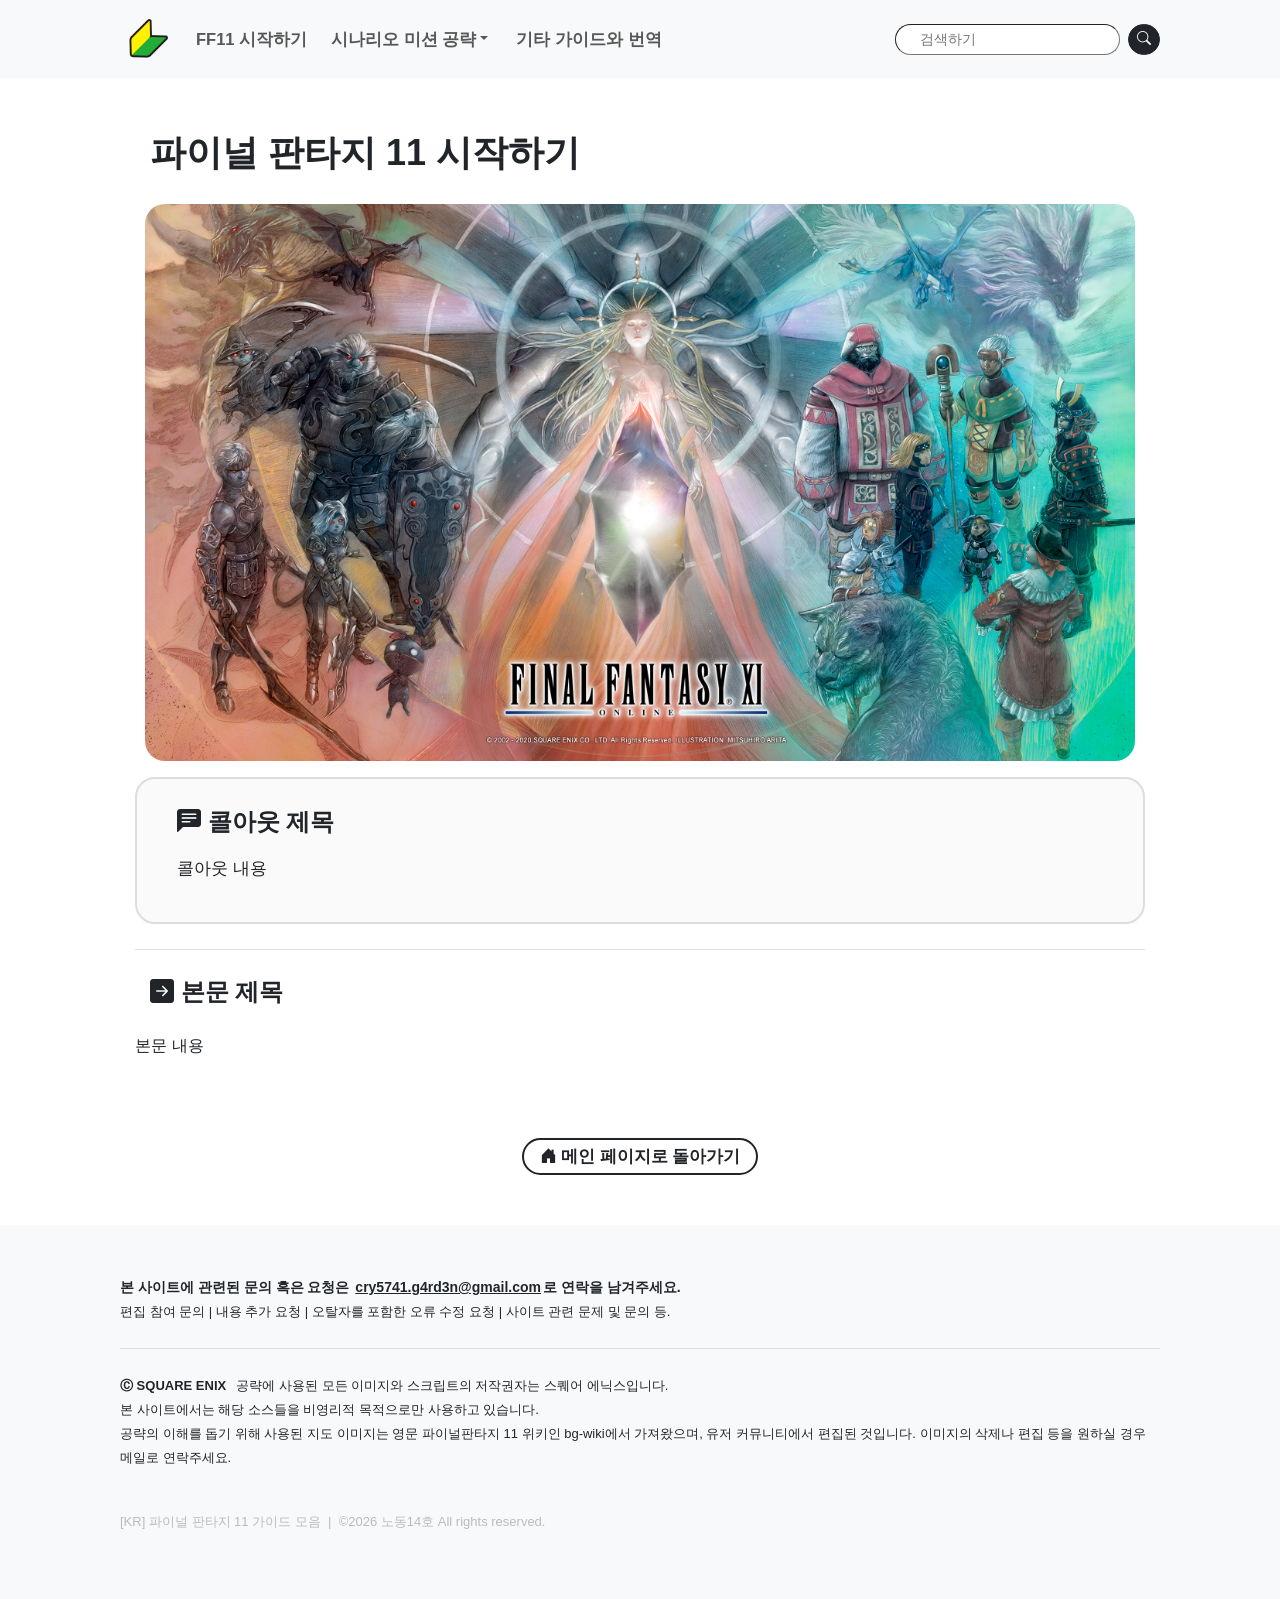
<file: template.html>
<!DOCTYPE html>
<html lang="ko">
<head>
    <meta charset="UTF-8">
    <meta name="viewport" content="width=device-width, initial-scale=1.0">
    <meta name="author" content="노동14호">
    <meta name="description" content="FINAL FANTASY XI 한국어 공략 모음집">
    <meta name="keywords" content="파판11, FF11, 파판11 공략, 파판11 한국어">
    <meta name="robots" content="noindex, nofollow">
    <link rel="icon" href="./icon/icon_11wiki.png">
    <link rel="apple-touch-icon" href="./icon/icon_11wiki.png">
    <title>[KR] FF11 가이드 | 시작하기</title>
    <link rel="stylesheet" href="./css/bootstrap.min.css">
    <link rel="stylesheet" href="./css/11wiki.css">
    <link rel="stylesheet" href="https://cdn.jsdelivr.net/npm/bootstrap-icons@1.13.1/font/bootstrap-icons.min.css">
</head>
<body>

    <!-- 상단 메뉴 바 -->
    <header class="ffxi-text sticky-top">
        <div class="bg-light navbar navbar-expand-lg ffxi-header">
            <a class="navbar-brand ms-2 my-1" href="./index.html" data-bs-toggle="tooltip" data-bs-placement="bottom" data-bs-title="메인 페이지로"><img src="./icon/icon_11wiki.png" width="40px"></a>
            <button class="navbar-toggler" type="button" data-bs-toggle="collapse" data-bs-target="#navbarFfxi" aria-controls="navbarSupportedContent" aria-expanded="false" aria-label="Toggle navigation">
                <span class="navbar-toggler-icon"></span>
            </button>
            <div class="collapse navbar-collapse" id="navbarFfxi">
                <ul class="navbar-nav me-auto mb-3 mb-lg-0">
                    <li class="nav-item px-1"><a href="#" class="nav-link font-kr-b font-menu">FF11 시작하기</a></li>
                    <li class="nav-item px-1 dropdown"><a href="" class="nav-link dropdown-toggle font-kr-b font-menu" role="button" data-bs-toggle="dropdown" aria-expanded="false">시나리오 미션 공략</a>
                        <ul class="dropdown-menu bg-light">
                            <li><a class="dropdown-item drop-hover font-kr-r font-menu" href="#">메인 시나리오</a></li>
                            <li><a class="dropdown-item drop-hover font-kr-r font-menu" href="#">서브 시나리오</a></li>
                        </ul>
                    </li>
                    <li class="nav-item px-2"><a href="" class="nav-link font-kr-b font-menu">기타 가이드와 번역</a></li>
                </ul>
                <form class="d-flex mb-2 mb-lg-0" role="search">
                    <input class="me-2 px-4 rounded-pill font-kr-r border-1 font-sm" type="search" placeholder="검색하기" aria-label="검색">
                    <button type="button" class="btn btn-sm btn-dark font-kr-b px-2 rounded-pill" type="submit"><i class="bi bi-search"></i></button>
                </form>
            </div>
        </div>
    </header>
    

    <!-- 페이지 본문 -->
    <main class="ffxi-template ffxi-text">
        <div> <!--타이틀-->
            <p class="font-kr-b font-xxl mt-5 mb-4 ffxi-title">파이널 판타지 11 시작하기</p>
            <img src="./img/wp011_2560x1440.jpg" class="ffxi-img-98 my-3">
        </div>
        <div class="call-out"> <!--콜아웃-->
            <p class="font-xl font-kr-b"><i class="bi bi-chat-left-text-fill"></i>&nbsp;콜아웃 제목</p>
            <p class="font-md font-kr-r">
                콜아웃 내용
            </p>
        </div>
        <div class="width-line"></div>
        <div class="my-1" id="category"> <!--목차-->
            <p class="mb-4"><span class="font-xl font-kr-b ffxi-title"><i class="bi bi-arrow-right-square-fill"></i>&nbsp;본문 제목</span></p>
            <div>
                <p>본문 내용</p>
            </div>
        </div>
    </main>


    <!-- 하단부 고정 -->
    <footer class="ffxi-text">
        <div class="footer-margin-t">
            <a href="./index.html" class="link-none-btn">
                <button class="btn btn-outline-dark border-2 rounded-pill font-kr-b font-md d-block mx-auto mb-3 py-1 px-3"><i class="bi bi-house-door-fill"></i>&nbsp;메인 페이지로 돌아가기</button>
            </a>
            <div class="bg-light ffxi-footer">
                <p>
                    <span class="font-sm font-kr-b">본 사이트에 관련된 문의 혹은 요청은 <span class="font-sm font-en-b text-readme">cry5741.g4rd3n@gmail.com</span>로 연락을 남겨주세요.</span>
                    <br>
                    <span class="font-xs font-kr-r">편집 참여 문의 | 내용 추가 요청 | 오탈자를 포함한 오류 수정 요청 | 사이트 관련 문제 및 문의 등.</span>
                </p>
                <div class="width-line"></div>
                <p>
                        <span class="font-xs font-en-b">Ⓒ SQUARE ENIX</span>&nbsp;&nbsp;<span class="font-xs font-kr-r">공략에 사용된 모든 이미지와 스크립트의 저작권자는 스퀘어 에닉스입니다.<br>본 사이트에서는 해당 소스들을 비영리적 목적으로만 사용하고 있습니다.</span>
                        <br>
                        <span class="font-xs font-kr-r">공략의 이해를 돕기 위해 사용된 지도 이미지는 영문 파이널판타지 11 위키인 bg-wiki에서 가져왔으며, 유저 커뮤니티에서 편집된 것입니다. 이미지의 삭제나 편집 등을 원하실 경우 메일로 연락주세요.</span>
                </p>
                <br>
                <p>
                    <span class="font-xs font-kr-r text-gray">[KR] 파이널 판타지 11 가이드 모음&nbsp;&nbsp;|&nbsp;&nbsp;©2026 노동14호 All rights reserved.</span>
                </p>
            </div>
        </div>
    </footer>

    <script src="./js/bootstrap.bundle.js"></script>
    <script src="./js/11wiki.js"></script>
    <script>
        const tooltipTriggerList = document.querySelectorAll('[data-bs-toggle="tooltip"]')
        const tooltipList = [...tooltipTriggerList].map(tooltipTriggerEl => new bootstrap.Tooltip(tooltipTriggerEl))
    </script>
</body>
</html>
</file>
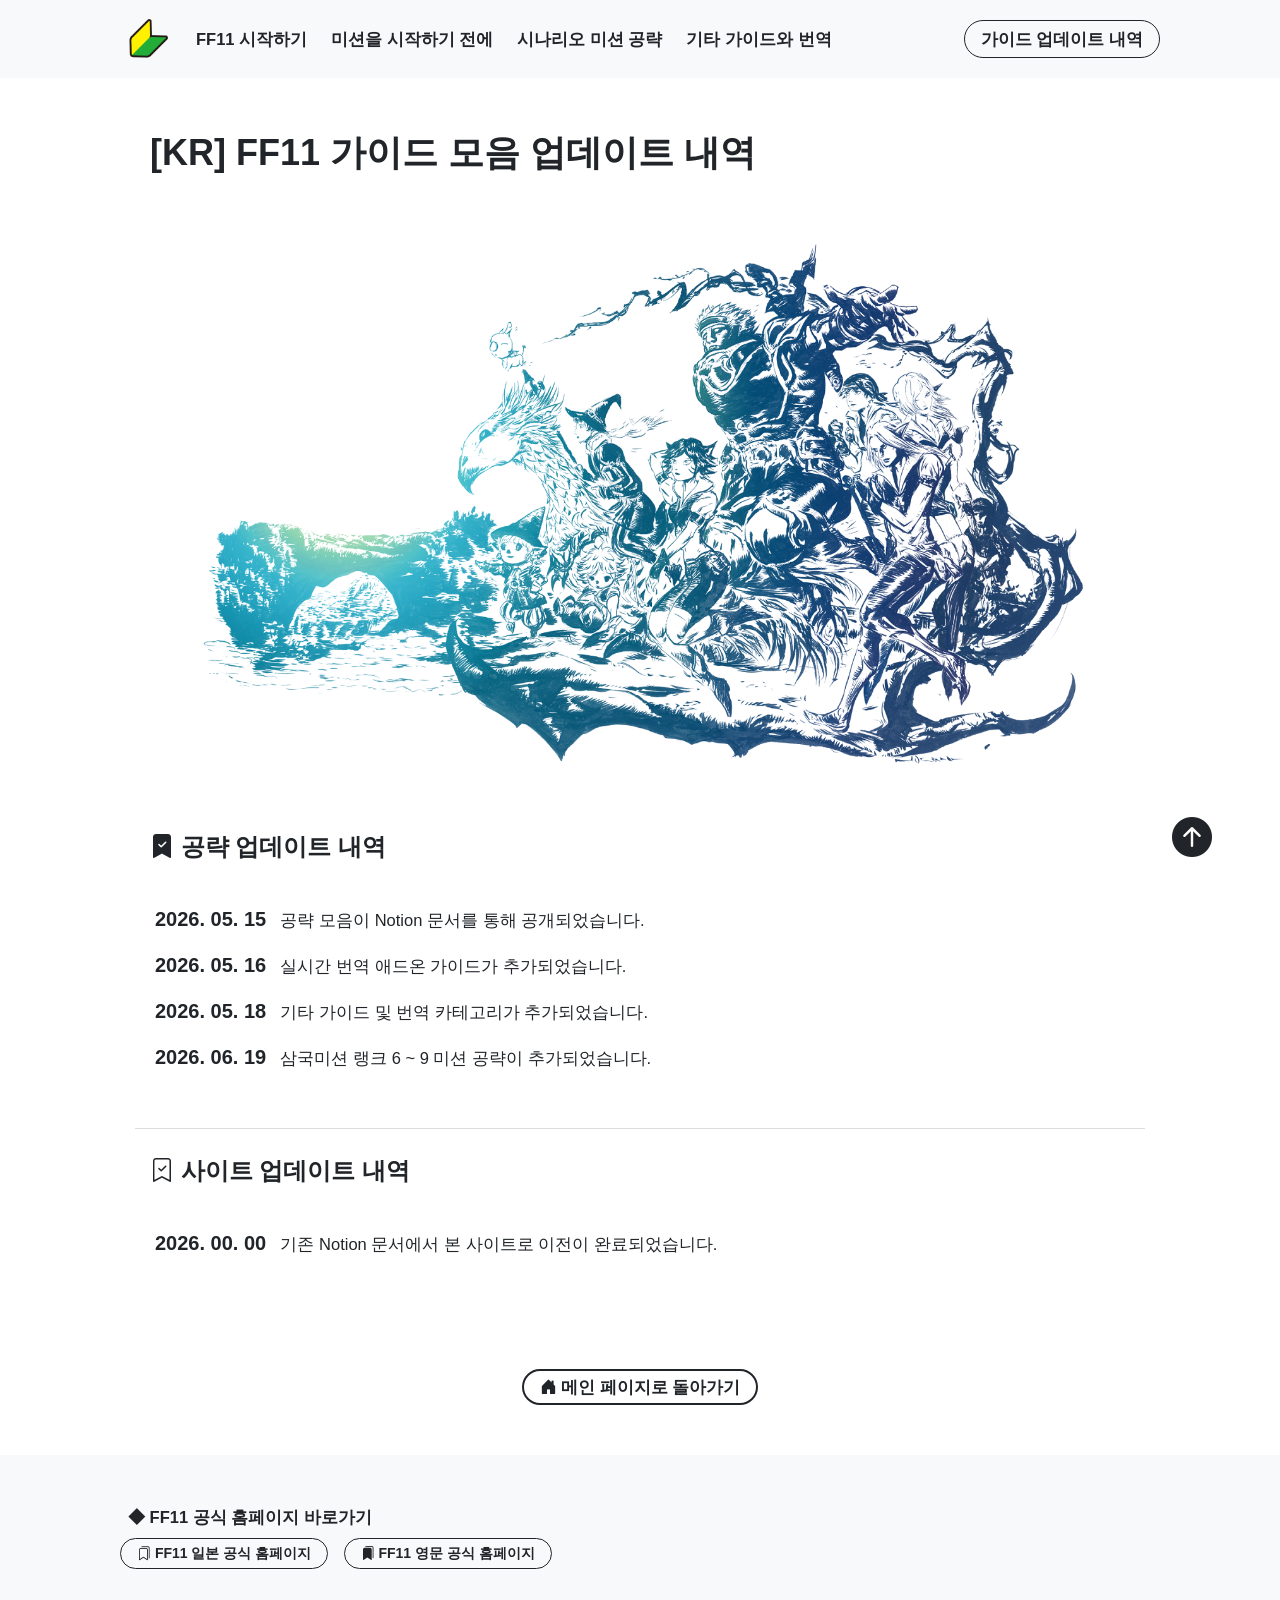
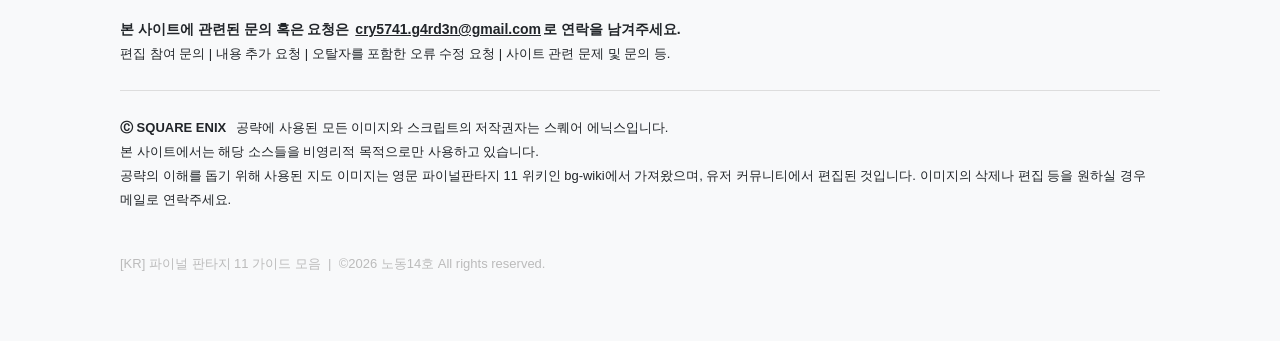
<file: update.html>
<!DOCTYPE html>
<html lang="ko">
<head>
    <meta charset="UTF-8">
    <meta name="viewport" content="width=device-width, initial-scale=1.0">
    <meta name="author" content="노동14호">
    <meta name="description" content="FINAL FANTASY XI 한국어 공략 모음집">
    <meta name="keywords" content="파판11, FF11, 파판11 공략, 파판11 한국어">
    <meta name="robots" content="noindex, nofollow">
    <link rel="icon" href="./icon/icon_11wiki.png">
    <link rel="apple-touch-icon" href="./icon/icon_11wiki.png">
    <title>FF11 가이드 업데이트 내역</title>
    <link rel="stylesheet" href="./css/bootstrap.min.css">
    <link rel="stylesheet" href="./css/11wiki.css">
    <link rel="stylesheet" href="https://cdn.jsdelivr.net/npm/bootstrap-icons@1.13.1/font/bootstrap-icons.min.css">
</head>
<body>

    <!-- 상단 메뉴 바 -->
    <header class="ffxi-text bg-light">
        <div class="navbar navbar-expand-lg ffxi-header widscreen">
            <a class="navbar-brand ms-2 my-1" href="./index.html" data-bs-toggle="tooltip" data-bs-placement="bottom" data-bs-title="메인 페이지로"><img src="./icon/icon_11wiki.png" width="40px"></a>
            <button class="navbar-toggler" type="button" data-bs-toggle="collapse" data-bs-target="#navbarFfxi" aria-controls="navbarSupportedContent" aria-expanded="false" aria-label="Toggle navigation">
                <span class="navbar-toggler-icon"></span>
            </button>
            <div class="collapse navbar-collapse" id="navbarFfxi">
                <ul class="navbar-nav me-auto mb-3 mb-lg-0">
                    <li class="nav-item px-1"><a href="./start-ffxi.html" class="nav-link font-kr-b font-menu text-dark">FF11 시작하기</a></li>
                    <li class="nav-item px-1"><a href="./before-start.html" class="nav-link font-kr-b font-menu text-dark">미션을 시작하기 전에</a></li>
                    <li class="nav-item px-1"><a href="./missions.html" class="nav-link font-kr-b font-menu text-dark">시나리오 미션 공략</a></li>
                    <li class="nav-item px-1"><a href="./others.html" class="nav-link font-kr-b font-menu text-dark">기타 가이드와 번역</a></li>
                </ul>
                <a href="#" class="d-flex mb-2 mb-lg-0 link-none-btn"><button class="btn btn-outline-dark font-kr-b font-menu px-3 rounded-pill">가이드 업데이트 내역</button></a>
            </div>
        </div>
    </header>
    

    <!-- 페이지 본문 -->
    <main class="ffxi-template ffxi-text widscreen">
        <div> <!--타이틀-->
            <p class="font-kr-b font-xxl mt-5 mb-4 ffxi-title">[KR] FF11 가이드 모음 업데이트 내역</p>
            <img src="./img/update1.png" class="ffxi-img-90 mt-5 mb-3">
        </div>
        <div class="my-1" id="category"> <!--공략 관련-->
            <p class="mb-4"><span class="font-xl font-kr-b ffxi-title">
                <i class="bi bi-bookmark-check-fill"></i>&nbsp;공략 업데이트 내역</span>
            </p>
            <div class="ffxi-guide">
                <p>
                    <span class="font-kr-b font-lg">2026. 05. 15</span>
                    <span class="font-kr-r font-md">&nbsp;&nbsp;공략 모음이 Notion 문서를 통해 공개되었습니다.</span>
                </p>
                <p>
                    <span class="font-kr-b font-lg">2026. 05. 16</span>
                    <span class="font-kr-r font-md">&nbsp;&nbsp;실시간 번역 애드온 가이드가 추가되었습니다.</span>
                </p>
                <p>
                    <span class="font-kr-b font-lg">2026. 05. 18</span>
                    <span class="font-kr-r font-md">&nbsp;&nbsp;기타 가이드 및 번역 카테고리가 추가되었습니다.</span>
                </p>
                <p>
                    <span class="font-kr-b font-lg">2026. 06. 19</span>
                    <span class="font-kr-r font-md">&nbsp;&nbsp;삼국미션 랭크 6 ~ 9 미션 공략이 추가되었습니다.</span>
                </p>
            </div>
        </div>
        <div class="width-line"></div>
        <div class="my-1" id="category"> <!--사이트 관련-->
            <p class="mb-4">
                <span class="font-xl font-kr-b ffxi-title"><i class="bi bi-bookmark-check"></i>&nbsp;사이트 업데이트 내역</span>
            </p>
            <div class="ffxi-guide">
                <p>
                    <span class="font-kr-b font-lg">2026. 00. 00</span>
                    <span class="font-kr-r font-md">&nbsp;&nbsp;기존 Notion 문서에서 본 사이트로 이전이 완료되었습니다.</span>
                </p>
            </div>
        </div>
    </main>


    <!-- 하단부 고정 -->
    <footer class="ffxi-text">
        <div class="footer-margin-t">
            <a href="./index.html" class="link-none-btn">
                <button class="btn btn-outline-dark border-2 rounded-pill font-kr-b font-md d-block mx-auto mb-5 py-1 px-3"><i class="bi bi-house-door-fill"></i>&nbsp;메인 페이지로 돌아가기</button>
            </a>
            <div class="bg-light">
                <div class="ffxi-footer widscreen">
                    <div class="mb-4">
                        <p class="font-kr-b font-md ms-2 mb-2">◆ FF11 공식 홈페이지 바로가기</p>
                        <a href="https://www.playonline.com/ff11/" class="link-none-btn" target="_blank">
                            <button class="btn btn-outline-dark border-1 rounded-pill font-kr-b font-sm mb-4 py-1 px-3"><i class="bi bi-bookmarks"></i>&nbsp;FF11 일본 공식 홈페이지</button>
                        </a>
                        &nbsp;
                        <a href="https://www.playonline.com/ff11us/" class="link-none-btn" target="_blank">
                            <button class="btn btn-outline-dark border-1 rounded-pill font-kr-b font-sm mb-4 py-1 px-3"><i class="bi bi-bookmarks-fill"></i>&nbsp;FF11 영문 공식 홈페이지</button>
                        </a>
                    </div>
                    <p>
                        <span class="font-sm font-kr-b">본 사이트에 관련된 문의 혹은 요청은 <span class="font-sm font-en-b text-readme">cry5741.g4rd3n@gmail.com</span>로 연락을 남겨주세요.</span>
                        <br>
                        <span class="font-xs font-kr-r">편집 참여 문의 | 내용 추가 요청 | 오탈자를 포함한 오류 수정 요청 | 사이트 관련 문제 및 문의 등.</span>
                    </p>
                    <div class="width-line"></div>
                    <p>
                            <span class="font-xs font-en-b">Ⓒ SQUARE ENIX</span>&nbsp;&nbsp;<span class="font-xs font-kr-r">공략에 사용된 모든 이미지와 스크립트의 저작권자는 스퀘어 에닉스입니다.<br>본 사이트에서는 해당 소스들을 비영리적 목적으로만 사용하고 있습니다.</span>
                            <br>
                            <span class="font-xs font-kr-r">공략의 이해를 돕기 위해 사용된 지도 이미지는 영문 파이널판타지 11 위키인 bg-wiki에서 가져왔으며, 유저 커뮤니티에서 편집된 것입니다. 이미지의 삭제나 편집 등을 원하실 경우 메일로 연락주세요.</span>
                    </p>
                    <br>
                    <p>
                        <span class="font-xs font-kr-r text-gray">[KR] 파이널 판타지 11 가이드 모음&nbsp;&nbsp;|&nbsp;&nbsp;©2026 노동14호 All rights reserved.</span>
                    </p>
                </div>
            </div>
        </div>
    </footer>

    <!-- 스크롤탑 버튼 -->
    <button onclick="topFunction()" class="ffxi-top-btn"><i class="bi bi-arrow-up-circle-fill"></i></button>

    <!-- JS -->
    <script src="./js/bootstrap.bundle.js"></script>
    <script src="./js/11wiki.js"></script>
    
    <script>
        const tooltipTriggerList = document.querySelectorAll('[data-bs-toggle="tooltip"]')
        const tooltipList = [...tooltipTriggerList].map(tooltipTriggerEl => new bootstrap.Tooltip(tooltipTriggerEl))
    </script>

    <script>
        let topBtn = document.getElementById("topBtn");

        window.onscroll = function() {
            scrollFunction();
        };

        function topFunction() {
            document.body.scrollTop = 0; // For Safari
            document.documentElement.scrollTop = 0; // For Chrome, Firefox, IE and Opera
        }
    </script>
</body>
</html>
</file>
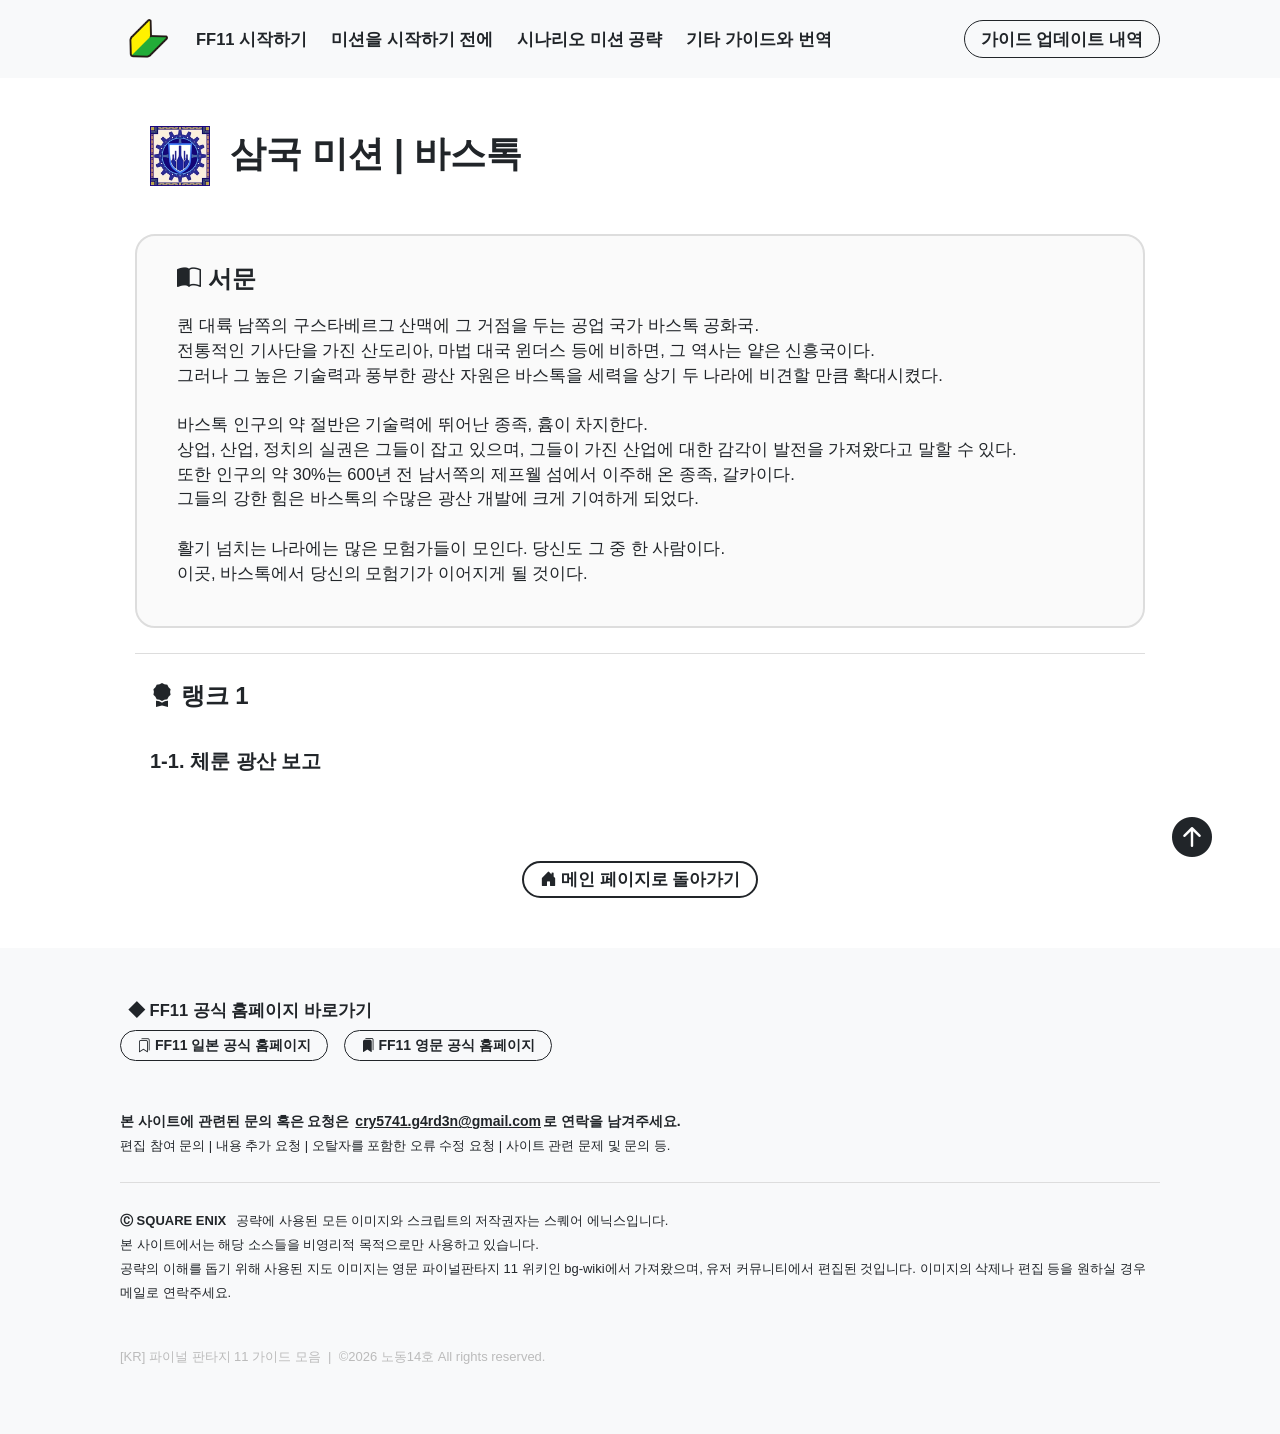
<file: mission-intro/mission-intro-1.html>
<!DOCTYPE html>
<html lang="ko">
<head>
    <meta charset="UTF-8">
    <meta name="viewport" content="width=device-width, initial-scale=1.0">
    <meta name="author" content="노동14호">
    <meta name="description" content="FINAL FANTASY XI 한국어 공략 모음집">
    <meta name="keywords" content="파판11, FF11, 파판11 공략, 파판11 한국어">
    <meta name="robots" content="noindex, nofollow">
    <link rel="icon" href="../icon/icon_11wiki.png">
    <link rel="apple-touch-icon" href="../icon/icon_11wiki.png">
    <title>삼국 미션 | 바스톡</title>
    <link rel="stylesheet" href="../css/bootstrap.min.css">
    <link rel="stylesheet" href="../css/11wiki.css">
    <link rel="stylesheet" href="https://cdn.jsdelivr.net/npm/bootstrap-icons@1.13.1/font/bootstrap-icons.min.css">
</head>
<body>

    <!-- 상단 메뉴 바 -->
    <header class="ffxi-text bg-light">
        <div class="navbar navbar-expand-lg ffxi-header widscreen">
            <a class="navbar-brand ms-2 my-1" href="../index.html" data-bs-toggle="tooltip" data-bs-placement="bottom" data-bs-title="메인 페이지로"><img src="../icon/icon_11wiki.png" width="40px"></a>
            <button class="navbar-toggler" type="button" data-bs-toggle="collapse" data-bs-target="#navbarFfxi" aria-controls="navbarSupportedContent" aria-expanded="false" aria-label="Toggle navigation">
                <span class="navbar-toggler-icon"></span>
            </button>
            <div class="collapse navbar-collapse" id="navbarFfxi">
                <ul class="navbar-nav me-auto mb-3 mb-lg-0">
                    <li class="nav-item px-1"><a href="../start-ffxi.html" class="nav-link font-kr-b font-menu text-dark">FF11 시작하기</a></li>
                    <li class="nav-item px-1"><a href="../before-start.html" class="nav-link font-kr-b font-menu text-dark">미션을 시작하기 전에</a></li>
                    <li class="nav-item px-1"><a href="../missions.html" class="nav-link font-kr-b font-menu text-dark">시나리오 미션 공략</a></li>
                    <li class="nav-item px-1"><a href="../others.html" class="nav-link font-kr-b font-menu text-dark">기타 가이드와 번역</a></li>
                </ul>
                <a href="../update.html" class="d-flex mb-2 mb-lg-0 link-none-btn"><button class="btn btn-outline-dark font-kr-b font-menu px-3 rounded-pill">가이드 업데이트 내역</button></a>
            </div>
        </div>
    </header>
    

    <!-- 페이지 본문 -->
    <main class="ffxi-template ffxi-text widscreen">
        <div> <!--타이틀-->
            <p class="font-kr-b font-xxl my-5 ffxi-title"><img src="../img/logo/1-bastok.png" width="60px">&nbsp;&nbsp;삼국 미션 | 바스톡</p>
        </div>
        <div class="call-out mt-4"> <!--콜아웃-->
            <p class="font-xl font-kr-b"><i class="bi bi-book-half"></i></i>&nbsp;서문</p>
            <p class="font-md font-kr-r">
                퀀 대륙 남쪽의 구스타베르그 산맥에 그 거점을 두는 공업 국가 바스톡 공화국.
                <br>
                전통적인 기사단을 가진 산도리아, 마법 대국 윈더스 등에 비하면, 그 역사는 얕은 신흥국이다.
                <br>
                그러나 그 높은 기술력과 풍부한 광산 자원은 바스톡을 세력을 상기 두 나라에 비견할 만큼 확대시켰다.
                <br><br>
                바스톡 인구의 약 절반은 기술력에 뛰어난 종족, 흄이 차지한다.
                <br>
                상업, 산업, 정치의 실권은 그들이 잡고 있으며, 그들이 가진 산업에 대한 감각이 발전을 가져왔다고 말할 수 있다.
                <br>
                또한 인구의 약 30%는  600년 전 남서쪽의 제프웰 섬에서 이주해 온 종족, 갈카이다.
                <br>
                그들의 강한 힘은 바스톡의 수많은 광산 개발에 크게 기여하게 되었다.
                <br><br>
                활기 넘치는 나라에는 많은 모험가들이 모인다. 당신도 그 중 한 사람이다.
                <br>
                이곳, 바스톡에서 당신의 모험기가 이어지게 될 것이다.
            </p>
        </div>
        <div class="width-line"></div>
        <div class="my-1" id="category"> <!--목차-->
            <p class="mb-4"><span class="font-xl font-kr-b ffxi-title"><i class="bi bi-award-fill"></i>&nbsp;랭크 1</span></p>
            <div>
                <a href="../missions/mission-1-1.html" class="link-none">
                    <span class="ffxi-mission font-lg font-kr-b">1-1. 체룬 광산 보고</span>
                </a>
            </div>
        </div>
    </main>


    <!-- 하단부 고정 -->
    <footer class="ffxi-text">
        <div class="footer-margin-t">
            <a href="../index.html" class="link-none-btn">
                <button class="btn btn-outline-dark border-2 rounded-pill font-kr-b font-md d-block mx-auto mb-5 py-1 px-3"><i class="bi bi-house-door-fill"></i>&nbsp;메인 페이지로 돌아가기</button>
            </a>
            <div class="bg-light">
                <div class="ffxi-footer widscreen">
                    <div class="mb-4">
                        <p class="font-kr-b font-md ms-2 mb-2">◆ FF11 공식 홈페이지 바로가기</p>
                        <a href="https://www.playonline.com/ff11/" class="link-none-btn" target="_blank">
                            <button class="btn btn-outline-dark border-1 rounded-pill font-kr-b font-sm mb-4 py-1 px-3"><i class="bi bi-bookmarks"></i>&nbsp;FF11 일본 공식 홈페이지</button>
                        </a>
                        &nbsp;
                        <a href="https://www.playonline.com/ff11us/" class="link-none-btn" target="_blank">
                            <button class="btn btn-outline-dark border-1 rounded-pill font-kr-b font-sm mb-4 py-1 px-3"><i class="bi bi-bookmarks-fill"></i>&nbsp;FF11 영문 공식 홈페이지</button>
                        </a>
                    </div>
                    <p>
                        <span class="font-sm font-kr-b">본 사이트에 관련된 문의 혹은 요청은 <span class="font-sm font-en-b text-readme">cry5741.g4rd3n@gmail.com</span>로 연락을 남겨주세요.</span>
                        <br>
                        <span class="font-xs font-kr-r">편집 참여 문의 | 내용 추가 요청 | 오탈자를 포함한 오류 수정 요청 | 사이트 관련 문제 및 문의 등.</span>
                    </p>
                    <div class="width-line"></div>
                    <p>
                            <span class="font-xs font-en-b">Ⓒ SQUARE ENIX</span>&nbsp;&nbsp;<span class="font-xs font-kr-r">공략에 사용된 모든 이미지와 스크립트의 저작권자는 스퀘어 에닉스입니다.<br>본 사이트에서는 해당 소스들을 비영리적 목적으로만 사용하고 있습니다.</span>
                            <br>
                            <span class="font-xs font-kr-r">공략의 이해를 돕기 위해 사용된 지도 이미지는 영문 파이널판타지 11 위키인 bg-wiki에서 가져왔으며, 유저 커뮤니티에서 편집된 것입니다. 이미지의 삭제나 편집 등을 원하실 경우 메일로 연락주세요.</span>
                    </p>
                    <br>
                    <p>
                        <span class="font-xs font-kr-r text-gray">[KR] 파이널 판타지 11 가이드 모음&nbsp;&nbsp;|&nbsp;&nbsp;©2026 노동14호 All rights reserved.</span>
                    </p>
                </div>
            </div>
        </div>
    </footer>

    <!-- 스크롤탑 버튼 -->
    <button onclick="topFunction()" class="ffxi-top-btn"><i class="bi bi-arrow-up-circle-fill"></i></button>

    <!-- JS -->
    <script src="../js/bootstrap.bundle.js"></script>
    <script src="../js/11wiki.js"></script>
    
    <script>
        const tooltipTriggerList = document.querySelectorAll('[data-bs-toggle="tooltip"]')
        const tooltipList = [...tooltipTriggerList].map(tooltipTriggerEl => new bootstrap.Tooltip(tooltipTriggerEl))
    </script>

    <script>
        let topBtn = document.getElementById("topBtn");

        window.onscroll = function() {
            scrollFunction();
        };

        function topFunction() {
            document.body.scrollTop = 0; // For Safari
            document.documentElement.scrollTop = 0; // For Chrome, Firefox, IE and Opera
        }
    </script>
</body>
</html>
</file>
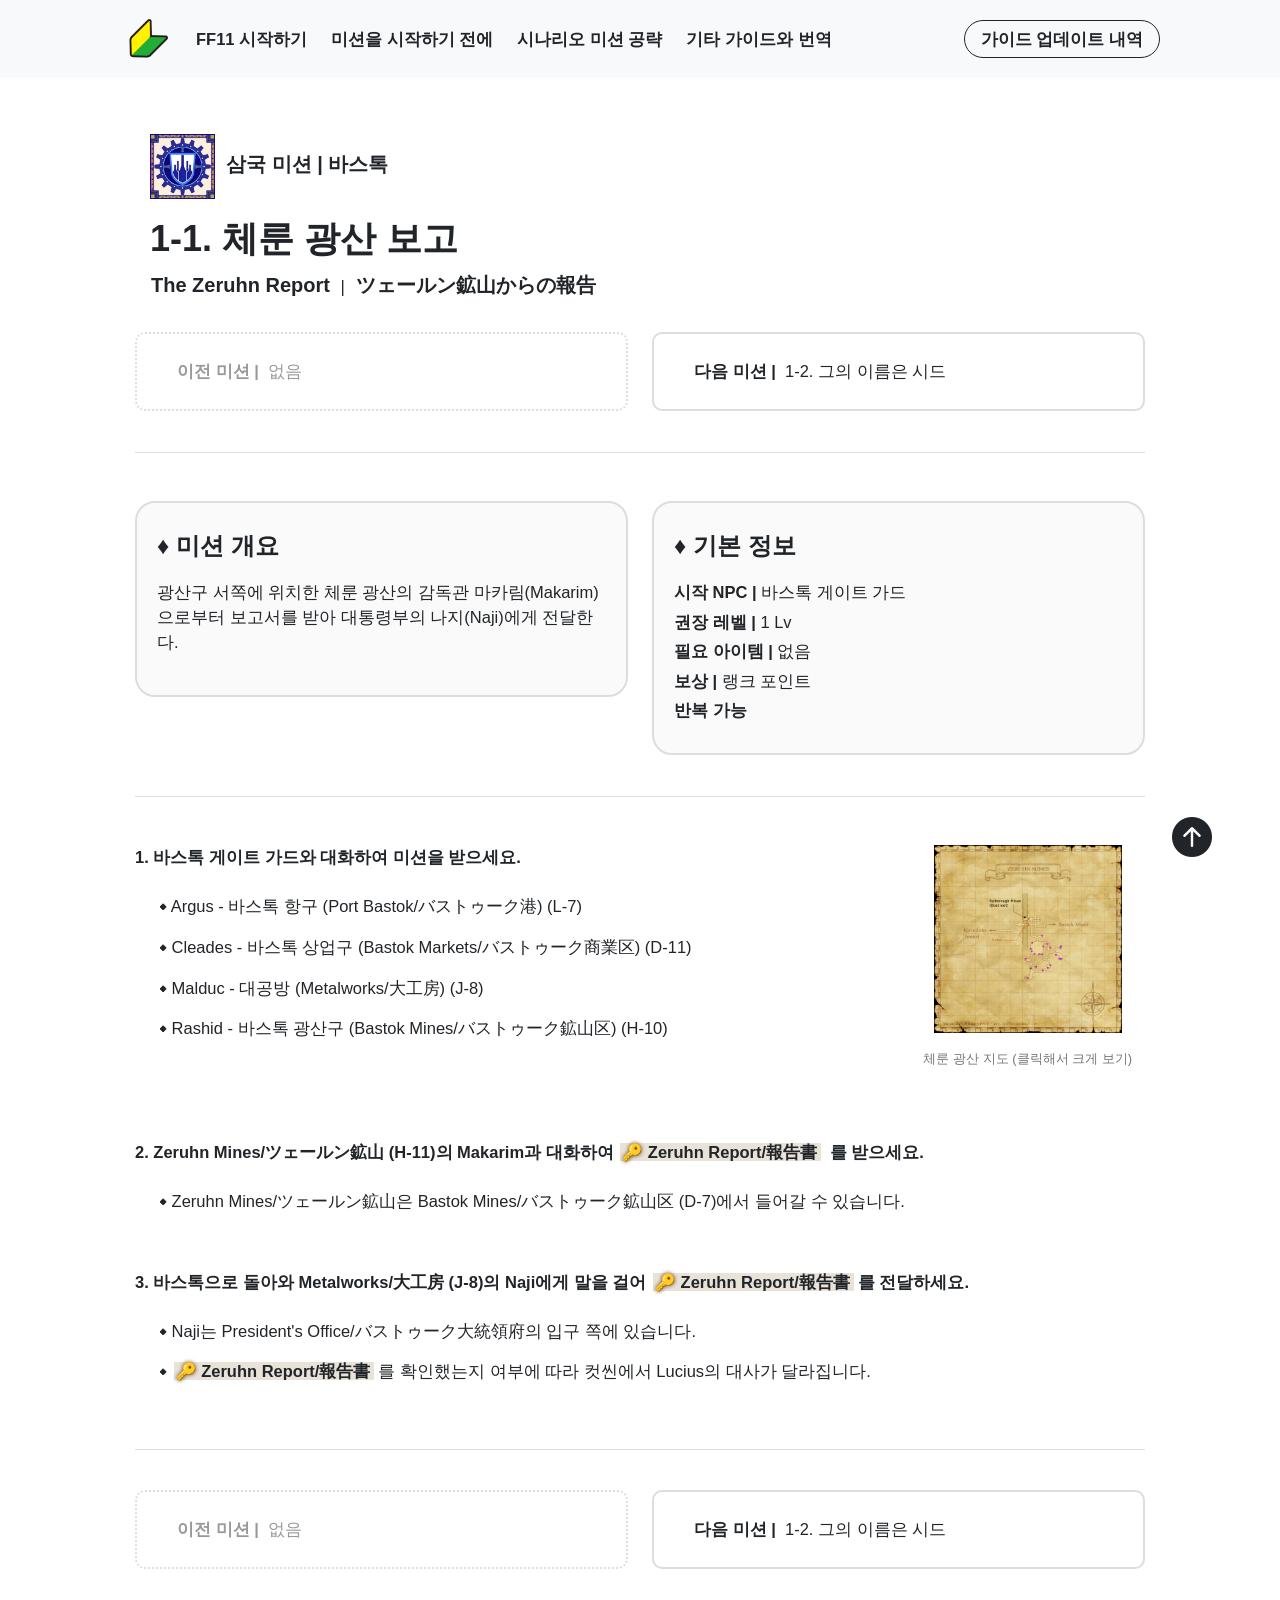
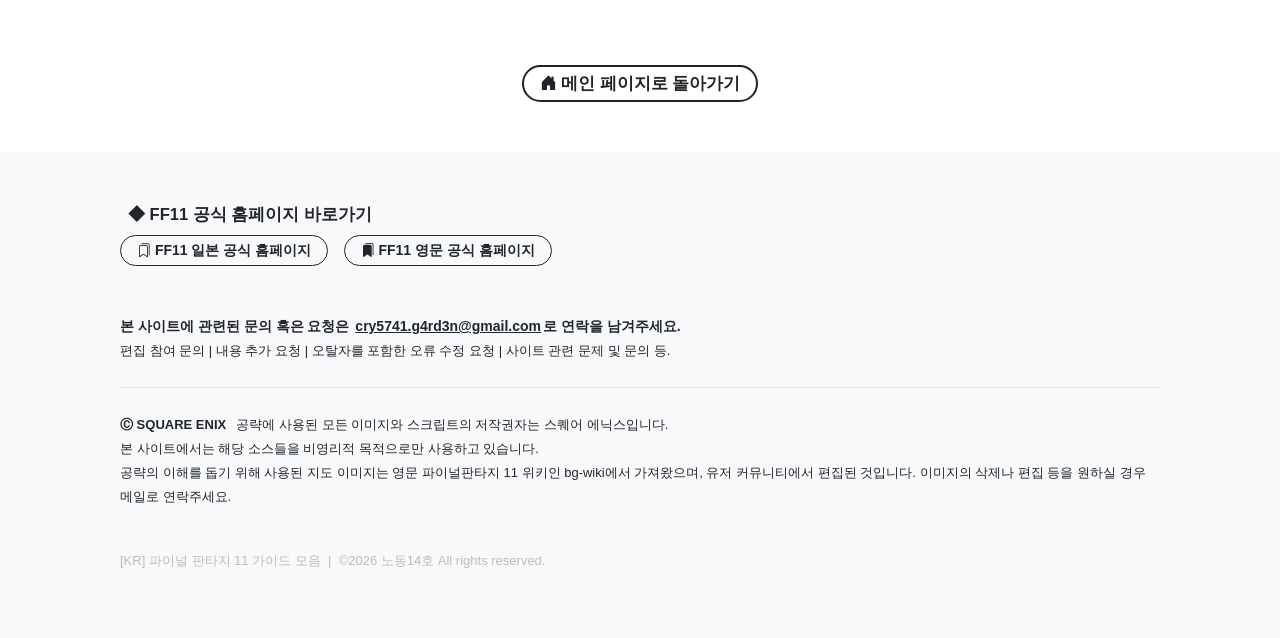
<file: missions/mission-1-1.html>
<!DOCTYPE html>
<html lang="ko">
<head>
    <meta charset="UTF-8">
    <meta name="viewport" content="width=device-width, initial-scale=1.0">
    <meta name="author" content="노동14호">
    <meta name="description" content="FINAL FANTASY XI 한국어 공략 모음집">
    <meta name="keywords" content="파판11, FF11, 파판11 공략, 파판11 한국어">
    <meta name="robots" content="noindex, nofollow">
    <link rel="icon" href="../icon/icon_11wiki.png">
    <link rel="apple-touch-icon" href="../icon/icon_11wiki.png">
    <title>바스톡 | 1-1. 체룬 광산 보고</title>
    <link rel="stylesheet" href="../css/bootstrap.min.css">
    <link rel="stylesheet" href="../css/11wiki.css">
    <link rel="stylesheet" href="https://cdn.jsdelivr.net/npm/bootstrap-icons@1.13.1/font/bootstrap-icons.min.css">
</head>
<body>

    <!-- 상단 메뉴 바 -->
    <header class="ffxi-text bg-light">
        <div class="navbar navbar-expand-lg ffxi-header widscreen">
            <a class="navbar-brand ms-2 my-1" href="../index.html" data-bs-toggle="tooltip" data-bs-placement="bottom" data-bs-title="메인 페이지로"><img src="../icon/icon_11wiki.png" width="40px"></a>
            <button class="navbar-toggler" type="button" data-bs-toggle="collapse" data-bs-target="#navbarFfxi" aria-controls="navbarSupportedContent" aria-expanded="false" aria-label="Toggle navigation">
                <span class="navbar-toggler-icon"></span>
            </button>
            <div class="collapse navbar-collapse" id="navbarFfxi">
                <ul class="navbar-nav me-auto mb-3 mb-lg-0">
                    <li class="nav-item px-1"><a href="../start-ffxi.html" class="nav-link font-kr-b font-menu text-dark">FF11 시작하기</a></li>
                    <li class="nav-item px-1"><a href="../before-start.html" class="nav-link font-kr-b font-menu text-dark">미션을 시작하기 전에</a></li>
                    <li class="nav-item px-1"><a href="../missions.html" class="nav-link font-kr-b font-menu text-dark">시나리오 미션 공략</a></li>
                    <li class="nav-item px-1"><a href="../others.html" class="nav-link font-kr-b font-menu text-dark">기타 가이드와 번역</a></li>
                </ul>
                <a href="../update.html" class="d-flex mb-2 mb-lg-0 link-none-btn"><button class="btn btn-outline-dark font-kr-b font-menu px-3 rounded-pill">가이드 업데이트 내역</button></a>
            </div>
        </div>
    </header>
    

    <!-- 페이지 본문 -->
    <main class="ffxi-template ffxi-text widscreen">
        <div> <!--타이틀-->
            <div class="mt-5">
                <a href="../mission-intro/mission-intro-1.html" class="link-none">
                    <img src="../img/logo/1-bastok.png" width="65px"><span class="font-kr-b font-lg">&nbsp;&nbsp;삼국 미션 | 바스톡</span>
                </a>
            </div>
            <div class="mt-2 mb-2">
                <p class="font-kr-b font-xxl ffxi-title">1-1. 체룬 광산 보고</p>
                <p class="mt-1 ps-3">
                    <span class="font-en-b font-lg">The Zeruhn Report</span>
                    <span>&nbsp;|&nbsp;</span>
                    <span class="font-jp-b font-lg">ツェールン鉱山からの報告</span>
                </p>
            </div>
        </div>
        <div class="row"> <!--미션 목록 바로가기-->
            <div class="col-md-6 col-12">
                <a class="d-block link-none-btn">
                    <p class="my-3 ffxi-mission-go-none">
                        <span class="font-kr-b font-md">이전 미션 |</span><span class="font-kr-r font-md">&nbsp;&nbsp;없음</span>
                    </p>
                </a>
            </div>
            <div class="col-md-6 col-12">
                <a class="d-block link-none-btn">
                    <p class="my-3 ffxi-mission-go ffxi-mission">
                        <span class="font-kr-b font-md">다음 미션 |</span><span class="font-kr-r font-md">&nbsp;&nbsp;1-2. 그의 이름은 시드</span>
                    </p>
                </a>
            </div>
        </div>
        <div class="width-line"></div>
        <div class="row"> <!--서문과 정보-->
            <div class="mt-2 col-lg-6 col-12"> <!--서문-->
                <div class="call-out-mission">
                    <p class="font-xl font-kr-b">♦ 미션 개요</p>
                    <p class="font-md font-kr-r">광산구 서쪽에 위치한 체룬 광산의 감독관 마카림(Makarim)으로부터 보고서를 받아 대통령부의 나지(Naji)에게 전달한다.</p>
                </div>
            </div>
            <div class="mt-2 col-lg-6 col-12"> <!--정보-->
                <div class="call-out-mission">
                    <p class="font-xl font-kr-b">♦ 기본 정보</p>
                    <p class="mission-info"><span class="font-kr-b font-md">시작 NPC |</span><span class="font-kr-r font-md">&nbsp;바스톡 게이트 가드</span></p>
                    <p class="mission-info"><span class="font-kr-b font-md">권장 레벨 |</span><span class="font-kr-r font-md">&nbsp;1 Lv</span></p>
                    <p class="mission-info"><span class="font-kr-b font-md">필요 아이템 |</span><span class="font-kr-r font-md">&nbsp;없음</span></p>
                    <p class="mission-info"><span class="font-kr-b font-md">보상 |</span><span class="font-kr-r font-md">&nbsp;랭크 포인트</span></p>
                    <p class="mission-info"><span class="font-kr-b font-md">반복 가능</span></p>
                </div>
            </div>
        </div>
        <div class="width-line"></div>
        <div class="my-1 py-3" id="category"> <!--공략 본문-->
            <div class="row">
                <div class="mt-2 mb-5 col-lg-9 col-md-7 col-12">
                    <p class="ffxi-wiki font-md font-kr-b">바스톡 게이트 가드와 대화하여 미션을 받으세요.</p>
                    <div class="ms-4">
                        <span class="ffxi-wiki-sub font-md font-kr-r my-2">Argus - 바스톡 항구 (<span class="font-jp-r">Port Bastok/バストゥーク港</span>) (L-7)</span>
                        <br>
                        <span class="ffxi-wiki-sub font-md font-kr-r my-2">Cleades -  바스톡 상업구 (<span class="font-jp-r">Bastok Markets/バストゥーク商業区</span>) (D-11)</span>
                        <br>
                        <span class="ffxi-wiki-sub font-md font-kr-r my-2">Malduc - 대공방 (<span class="font-jp-r">Metalworks/大工房</span>) (J-8)</span>
                        <br>
                        <span class="ffxi-wiki-sub font-md font-kr-r my-2">Rashid - 바스톡 광산구 (<span class="font-jp-r">Bastok Mines/バストゥーク鉱山区</span>) (H-10)</span>
                    </div>
                    <br>
                </div>
                <div class="mt-2 mb-5 col-lg-3 col-md-5 col-12">
                    <div data-bs-toggle="modal" data-bs-target="#mapModal">
                        <img src="./img/1/1-zeruhn-mines.jpg" class="ffxi-img-map">
                        <p class="font-kr-r font-xs text-darkgray my-3 mx-2 text-center">체룬 광산 지도 (클릭해서 크게 보기)</p>
                    </div>
                    <div id="mapModal" class="modal" tabindex="-1"> <!--지도크게보기-->
                        <div class="modal-dialog modal-lg">
                            <div class="modal-content">
                                <div class="modal-header">
                                    <p class="modal-title font-kr-b font-lg">체룬 광산 지도</p>
                                    <button type="button" class="btn-close" data-bs-dismiss="modal" aria-label="Close"></button>
                                </div>
                                <div class="modal-body">
                                    <img src="./img/1/1-zeruhn-mines.jpg" class="ffxi-img-map-modal">
                                </div>
                                <div class="modal-footer">
                                    <button type="button" class="btn btm-sm btn-outline-dark px-3 py-1 rounded-pill font-kr-b font-md" data-bs-dismiss="modal">닫기</button>
                                </div>
                            </div>
                        </div>
                    </div>
                </div>
            </div>
            <div class="mt-2 mb-5">
                <p class="ffxi-wiki font-md font-kr-b"><span class="font-jp-b">Zeruhn Mines/ツェールン鉱山</span> (H-11)의 Makarim과 대화하여 <span class="key-item font-jp-b">Zeruhn Report/報告書</span> 를 받으세요.</p>
                <div class="ms-4">
                    <span class="ffxi-wiki-sub font-md font-kr-r my-2"><span class="font-jp-r">Zeruhn Mines/ツェールン鉱山</span>은 <span class="font-jp-r">Bastok Mines/バストゥーク鉱山区</span> (D-7)에서 들어갈 수 있습니다.</span>
                </div>
            </div>
            <div class="mt-2 mb-3">
                <p class="ffxi-wiki font-md font-kr-b">바스톡으로 돌아와 Metalworks/大工房 (J-8)의 Naji에게 말을 걸어 <span class="key-item font-jp-b">Zeruhn Report/報告書</span>를 전달하세요.</p>
                <div class="ms-4">
                    <span class="ffxi-wiki-sub font-md font-kr-r my-2">Naji는 <span class="font-jp-r">President's Office/バストゥーク大統領府</span>의 입구 쪽에 있습니다.</span>
                    <span class="ffxi-wiki-sub font-md font-kr-r my-2"><span class="key-item font-jp-b">Zeruhn Report/報告書</span>를 확인했는지 여부에 따라 컷씬에서 Lucius의 대사가 달라집니다.</span>
                </div>
            </div>
        </div>
        <div class="width-line"></div>
        <div class="row"> <!--미션 목록 바로가기-->
            <div class="col-md-6 col-12">
                <a class="d-block link-none-btn">
                    <p class="my-3 ffxi-mission-go-none">
                        <span class="font-kr-b font-md">이전 미션 |</span><span class="font-kr-r font-md">&nbsp;&nbsp;없음</span>
                    </p>
                </a>
            </div>
            <div class="col-md-6 col-12">
                <a class="d-block link-none-btn">
                    <p class="my-3 ffxi-mission-go ffxi-mission">
                        <span class="font-kr-b font-md">다음 미션 |</span><span class="font-kr-r font-md">&nbsp;&nbsp;1-2. 그의 이름은 시드</span>
                    </p>
                </a>
            </div>
        </div>
    </main>


    <!-- 하단부 고정 -->
    <footer class="ffxi-text">
        <div class="footer-margin-t">
            <a href="../index.html" class="link-none-btn">
                <button class="btn btn-outline-dark border-2 rounded-pill font-kr-b font-md d-block mx-auto mb-5 py-1 px-3"><i class="bi bi-house-door-fill"></i>&nbsp;메인 페이지로 돌아가기</button>
            </a>
            <div class="bg-light">
                <div class="ffxi-footer widscreen">
                    <div class="mb-4">
                        <p class="font-kr-b font-md ms-2 mb-2">◆ FF11 공식 홈페이지 바로가기</p>
                        <a href="https://www.playonline.com/ff11/" class="link-none-btn" target="_blank">
                            <button class="btn btn-outline-dark border-1 rounded-pill font-kr-b font-sm mb-4 py-1 px-3"><i class="bi bi-bookmarks"></i>&nbsp;FF11 일본 공식 홈페이지</button>
                        </a>
                        &nbsp;
                        <a href="https://www.playonline.com/ff11us/" class="link-none-btn" target="_blank">
                            <button class="btn btn-outline-dark border-1 rounded-pill font-kr-b font-sm mb-4 py-1 px-3"><i class="bi bi-bookmarks-fill"></i>&nbsp;FF11 영문 공식 홈페이지</button>
                        </a>
                    </div>
                    <p>
                        <span class="font-sm font-kr-b">본 사이트에 관련된 문의 혹은 요청은 <span class="font-sm font-en-b text-readme">cry5741.g4rd3n@gmail.com</span>로 연락을 남겨주세요.</span>
                        <br>
                        <span class="font-xs font-kr-r">편집 참여 문의 | 내용 추가 요청 | 오탈자를 포함한 오류 수정 요청 | 사이트 관련 문제 및 문의 등.</span>
                    </p>
                    <div class="width-line"></div>
                    <p>
                            <span class="font-xs font-en-b">Ⓒ SQUARE ENIX</span>&nbsp;&nbsp;<span class="font-xs font-kr-r">공략에 사용된 모든 이미지와 스크립트의 저작권자는 스퀘어 에닉스입니다.<br>본 사이트에서는 해당 소스들을 비영리적 목적으로만 사용하고 있습니다.</span>
                            <br>
                            <span class="font-xs font-kr-r">공략의 이해를 돕기 위해 사용된 지도 이미지는 영문 파이널판타지 11 위키인 bg-wiki에서 가져왔으며, 유저 커뮤니티에서 편집된 것입니다. 이미지의 삭제나 편집 등을 원하실 경우 메일로 연락주세요.</span>
                    </p>
                    <br>
                    <p>
                        <span class="font-xs font-kr-r text-gray">[KR] 파이널 판타지 11 가이드 모음&nbsp;&nbsp;|&nbsp;&nbsp;©2026 노동14호 All rights reserved.</span>
                    </p>
                </div>
            </div>
        </div>
    </footer>

    <!-- 스크롤탑 버튼 -->
    <button onclick="topFunction()" class="ffxi-top-btn"><i class="bi bi-arrow-up-circle-fill"></i></button>

    <!-- JS -->
    <script src="../js/bootstrap.bundle.js"></script>
    <script src="../js/11wiki.js"></script>
    
    <script>
        const tooltipTriggerList = document.querySelectorAll('[data-bs-toggle="tooltip"]')
        const tooltipList = [...tooltipTriggerList].map(tooltipTriggerEl => new bootstrap.Tooltip(tooltipTriggerEl))
    </script>

    <script>
        let topBtn = document.getElementById("topBtn");

        window.onscroll = function() {
            scrollFunction();
        };

        function topFunction() {
            document.body.scrollTop = 0; // For Safari
            document.documentElement.scrollTop = 0; // For Chrome, Firefox, IE and Opera
        }
    </script>

    <script>
        const myModal = document.getElementById('myModal')
        const myInput = document.getElementById('myInput')

        myModal.addEventListener('shown.bs.modal', () => {
            myInput.focus()
        })
    </script>
</body>
</html>
</file>
<file: css/11wiki.css>
/* 기본 사이트 서식 */

.ffxi-text::selection {
    color: #f8f9fa;
    font-weight: bold;
    background-color: #212529;
}


/* 폰트 임포트 */

@import url('https://fonts.googleapis.com/css2?family=IBM+Plex+Sans+KR:wght@400;700&family=Lato:wght@400;700&family=Zen+Kaku+Gothic+New:wght@400;700&display=swap');


/* 영문 폰트 Lato */

.font-en-r {
  font-family: "Lato", sans-serif;
  font-weight: 400;
  font-style: normal;
  letter-spacing: 0;
  word-spacing: 0;
  line-height: 1.5;
}

.font-en-b {
  font-family: "Lato", sans-serif;
  font-weight: 700;
  font-style: normal;
  letter-spacing: 0;
  word-spacing: 0;
  line-height: 1.5;
}


/* 일본어 폰트 Zen Kaku Gothic New */

.font-jp-r {
  font-family: "Zen Kaku Gothic New", sans-serif;
  font-optical-sizing: auto;
  font-weight: 400;
  font-style: normal;
  letter-spacing: 0;
  word-spacing: 0;
  line-height: 1.5;
}

.font-jp-b {
  font-family: "Zen Kaku Gothic New", sans-serif;
  font-optical-sizing: auto;
  font-weight: 700;
  font-style: normal;
  letter-spacing: 0;
  word-spacing: 0;
  line-height: 1.5;
}

/* 한글 폰트 IBM Plex Sans KR */

.font-kr-r {
  font-family: "IBM Plex Sans KR", sans-serif;
  font-weight: 400;
  font-style: normal;
  letter-spacing: 0;
  word-spacing: 0;
  line-height: 1.5;
}

.font-kr-b {
  font-family: "IBM Plex Sans KR", sans-serif;
  font-weight: 700;
  font-style: normal;
  letter-spacing: 0;
  word-spacing: 0;
  line-height: 1.5;
}


/* 폰트 크기 관련 */

.font-menu {
    font-size: 16.5px;
}

.font-xxl {
    font-size: 36px;
}

.font-xl {
    font-size: 24px;
}

.font-lg {
    font-size: 20px;
}

.font-md {
    font-size: 16.5px;
}

.font-sm {
    font-size: 14px;
}

.font-xs {
    font-size: 13px;
}


/* 폰트 강조 */

.text-readme {
    text-decoration: underline;
    padding: 2px;
}


/* 서브 메뉴 호버 */

.drop-hover:hover {
    background-color: #212529;
    color: #f8f9fa;
}


/* 구분선 */

.width-line {
    display: block;
    width: 100%;
    height: 0.2px;
    background-color: #dddddd;
    margin: 25px auto;
}

.width-line-brown {
    display: block;
    width: 100%;
    height: 0.2px;
    background-color: rgba(107, 64, 50, 0.2);
    margin: 25px auto;
}


/* 폰트 커스텀 색상 */

.text-gray {
    color: #bbbbbb;
}

.text-darkgray {
    color: #777777;
}

.text-brown {
    color: #6b4032;
}


/* 테두리 커스텀 색상 */

.border-brown {
    border-color: #6b4032;
}


/* 버튼 커스텀 */

.btn-brown {
    background-color: none;
}

.btn-brown:hover {
    background-color: #6b4032;
    color: #fffdf5;
}


/* 이미지 관련 - 사이즈, 테두리 */

.ffxi-img-90 {
    display: block;
    width: 90%;
    margin: auto;
    border-radius: 20px;
}

.ffxi-img-98 {
    display: block;
    width: 98%;
    margin: auto;
    border-radius: 20px;
}

.ffxi-img-100 {
    display: block;
    width: 100%;
    margin: auto;
    border-radius: 20px;
}


/* 지도 */

.ffxi-img-map {
    display: block;
    width: 80%;
    margin: auto;
}

.ffxi-img-map-modal {
    display: block;
    width: 100%;
    margin: auto;
}


/* 콜아웃 */

.call-out {
    margin: 16.5px 0;
    padding: 25px 40px;
    background-color: #fafafa;
    border: 2px solid #dddddd;
    border-radius: 20px;
}

.call-out-yellow {
    margin: 16.5px 0;
    padding: 25px 40px;
    background-color: #fffdf5;
    border: 2px solid #ffddbf;
    border-radius: 20px;
    color: #6b4032;
}

.call-out-mission {
    margin: 16.5px 0;
    padding: 25px 20px;
    background-color: #fafafa;
    border: 2px solid #dddddd;
    border-radius: 20px;
}


/* 이전&다음 미션 바로가기 */

.ffxi-mission-go {
    margin: 16.5px 0;
    padding: 25px 40px;
    border: 2px solid #dddddd;
    border-radius: 10px;
    text-decoration: none;
    color: #212529;
}

.ffxi-mission-go:hover {
    background-color: #f1f1f1;
    border: 2px solid #bbbbbb;
}

.ffxi-mission-go-none {
    margin: 16.5px 0;
    padding: 25px 40px;
    border: 2px dotted #dddddd;
    border-radius: 10px;
    text-decoration: none;
    color: #999999;
}


/* 미션 기본 정보 */

.mission-info {
    margin: 4.5px 0;
}


/* 목차 카운터 */

body {
    counter-reset: my-sec-counter;
}

.ffxi-wiki::before {
    counter-increment: my-sec-counter;
    content: counter(my-sec-counter) ". ";
}


/* 미션 하위 설명 */

.ffxi-wiki-sub {
    display: inline-block;
}

.ffxi-wiki-sub::before {
    content: "⦁ ";
}

/* 링크 서식 지우기 & 목차 호버 */

.link-none {
    text-decoration: none;
    color: #212529;
    display: block;
    padding: 7.5px 15px 5px;
    margin: 5px 0;
}

.link-none:hover {
    background-color: #fff2d2;
    color: #6b4032;
}

.link-none-btn {
    text-decoration: none;
}


/* 본문 텍스트 박스 */

.ffxi-guide {
    width: 90%;
    padding: 15px 20px;
}

.ffxi-guide-100 {
    width: 100%;
    padding: 15px 20px;
}


/* 하단부 상단 마진 */

.footer-margin-t {
    margin: 80px 0 0;
}


/* 스크롤탑 */

.ffxi-top-btn {
    position: fixed;
    bottom: 3%;
    right: 5%;
    z-index: 99;
    width: 50px;
    height: 70px;
    border: none;
    outline: none;
    background-color: rgba(255, 255, 255, 0);
    color: #212529;
    cursor: pointer;
    font-size: 40px;
    transition: 0.3s;
    }

.ffxi-top-btn:hover {
    color: #4ec932;
    transition: 0.3s;
}


/* 자주 쓰는 단어 */

.ffxi-word {
    margin: 7.5px;
    padding: 20px 20px;
    background-color: #fafafa;
    border: 2px solid #dddddd;
    border-radius: 20px;
}


/* 키 아이템 */

.key-item {
    margin: 0 4px 0 2px;
    padding: 0 4px 0 2px;
    background-color: #e9e2d9;
    color: #212529;
}

.key-item::before {
    content: "🔑 ";
    filter: drop-shadow(0 0 2px #5d3400);
}


/* 미션 선택 */

.ffxi-mission:hover:before {
    content: "➤ ";
}


/* 미션 준비중 */

.ffxi-mission-disable {
    color: #aaaaaa;
}

.ffxi-mission-disable:hover {
    background-color: #f1f1f1 !important;
    color: #aaaaaa !important;
}



/* 여백 관련 (반응형 대응) */

.ffxi-header {
    padding: 10px 120px;
    margin: 0;
}

.ffxi-template {
    padding: 0 135px;
    margin: 0;
}

.ffxi-title {
    margin: 0 15px;
}

.ffxi-footer {
    padding: 50px 120px;
    margin: 50px 0 0;
}

/* 태블릿 대응 */
@media screen and (max-width:1200px) {

    /* 여백 */

    .ffxi-header {
        padding: 10px 70px;
        margin: 0;
    }

    .ffxi-template {
        padding: 0 70px;
        margin: 0;
    }

    .ffxi-footer {
        padding: 35px 70px;
        margin: 50px 0 0;
    }

    /* 폰트 사이즈 */

    .font-menu {
        font-size: 15px;
    }
        
    .font-xxl {
        font-size: 32px;
    }

    .font-xl {
        font-size: 22px;
    }

    .font-lg {
        font-size: 18px;
    }

    .font-md {
        font-size: 15px;
    }

    .font-sm {
        font-size: 14px;
    }

    .font-xs {
        font-size: 13px;
    }

    /* 본문 텍스트 박스 */

    .ffxi-guide {
        padding: 5px 10px;
    }

    .ffxi-guide-100 {
        padding: 5px 10px;
    }

    /* 구분선 */

    .width-line {
        height: 0.5px;
    }

    .width-line-brown {
        height: 0.5px;
    }

    /* 콜아웃 */

    .call-out {
        padding: 25px 25px;
        border-radius: 15px;
    }

    /* 콜아웃-노란색 */

    .call-out-yellow {
        padding: 25px 25px;
        border-radius: 15px;
    }

}

/* 모바일 대응 */
@media screen and (max-width:665px) {

    /* 여백 */

    .ffxi-header {
        padding: 8px 25px;
        margin: 0;
    }

    .ffxi-template {
        padding: 0 25px;
        margin: 0;
    }

    .ffxi-footer {
        padding: 30px 40px;
        margin: 50px 0 0;
    }

    /* 폰트 사이즈 */

    .font-menu {
        font-size: 16.5px;
    }
        
    .font-xxl {
        font-size: 22px;
    }

    .font-xl {
        font-size: 18px;
    }

    .font-lg {
        font-size: 16px;
    }

    .font-md {
        font-size: 15px;
    }

    .font-sm {
        font-size: 13.5px;
    }

    .font-xs {
        font-size: 12px;
    }

    /* 본문 텍스트 박스 */

    .ffxi-guide {
        padding: 0px 5px;
    }

    .ffxi-guide-100 {
        padding: 0px 5px;
    }

    /* 구분선 */

    .width-line {

        height: 0.75px;
    }

    .width-line-brown {
        height: 0.75px;
    }
}

/* 와이드 모니터 */
@media screen and (min-width:1440px) {
    
    .widscreen {
        width: 1440px;
        margin: auto;
    }

}
</file>
